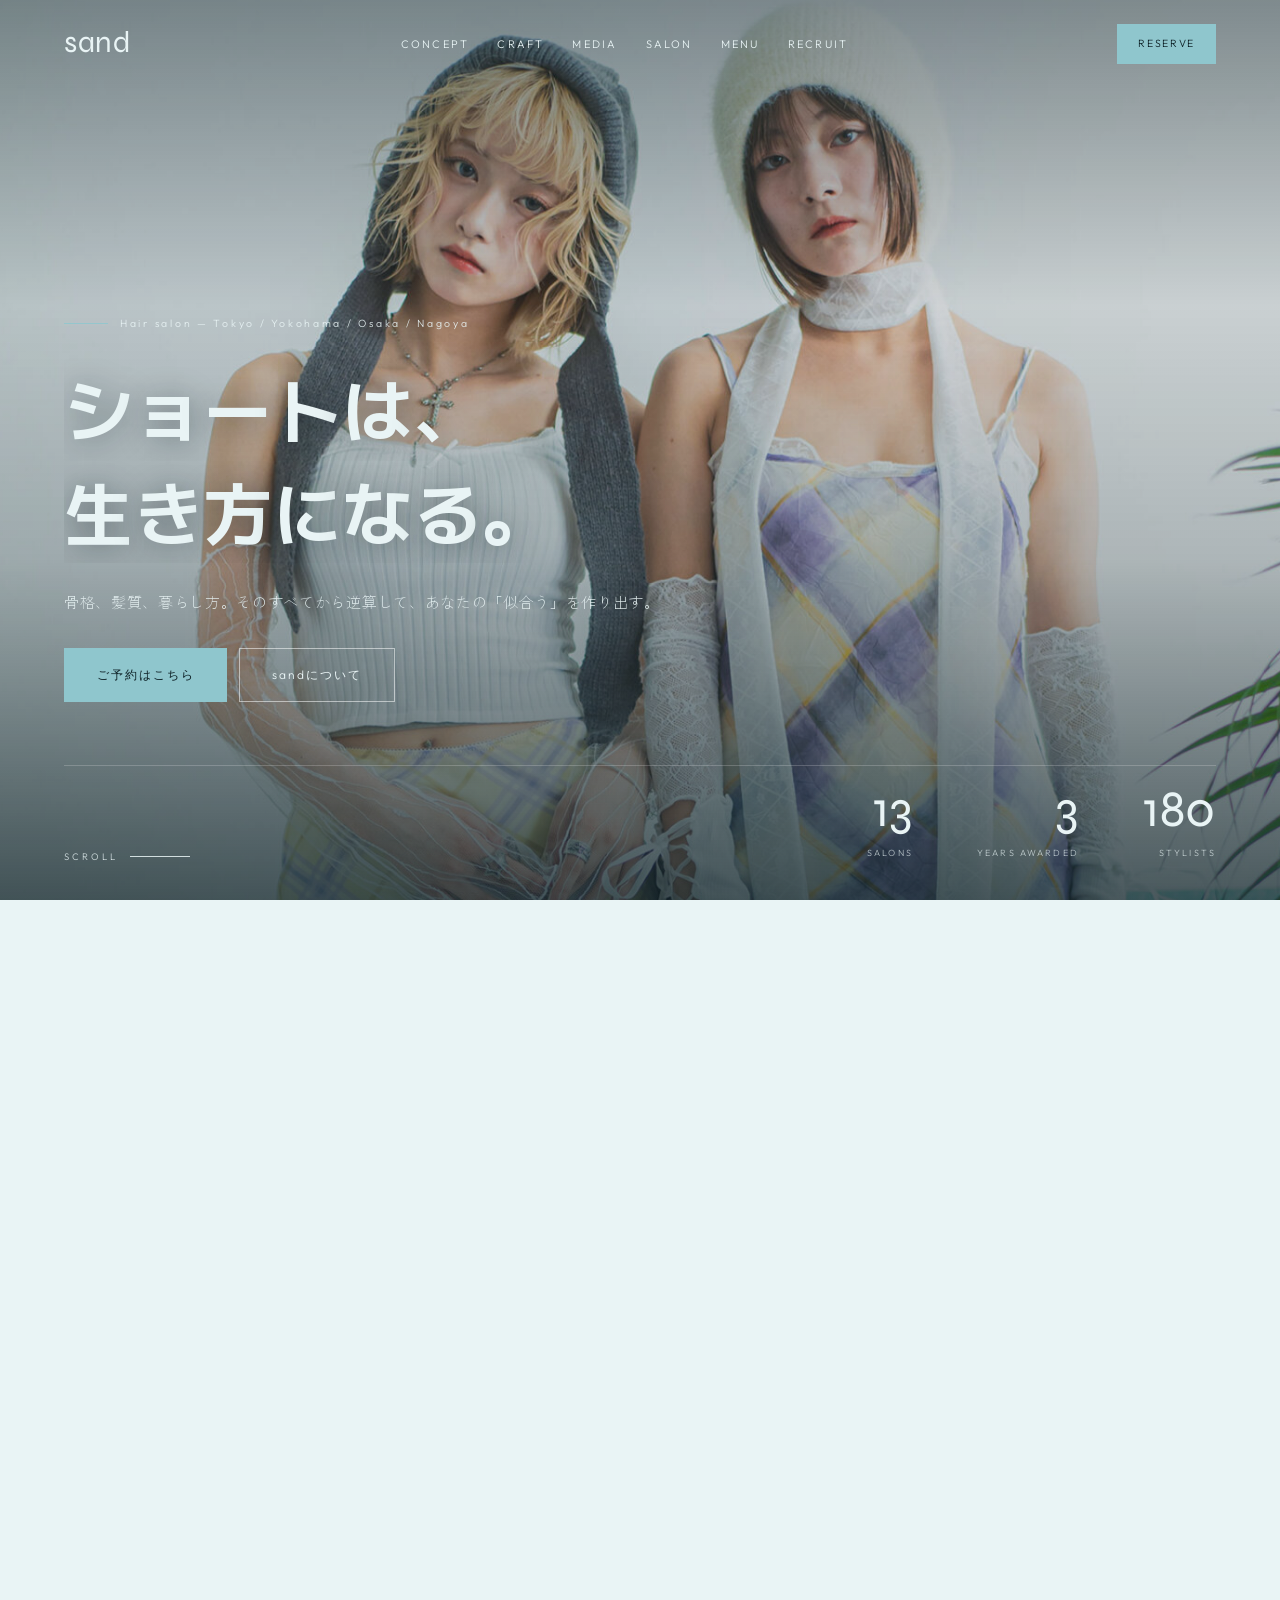
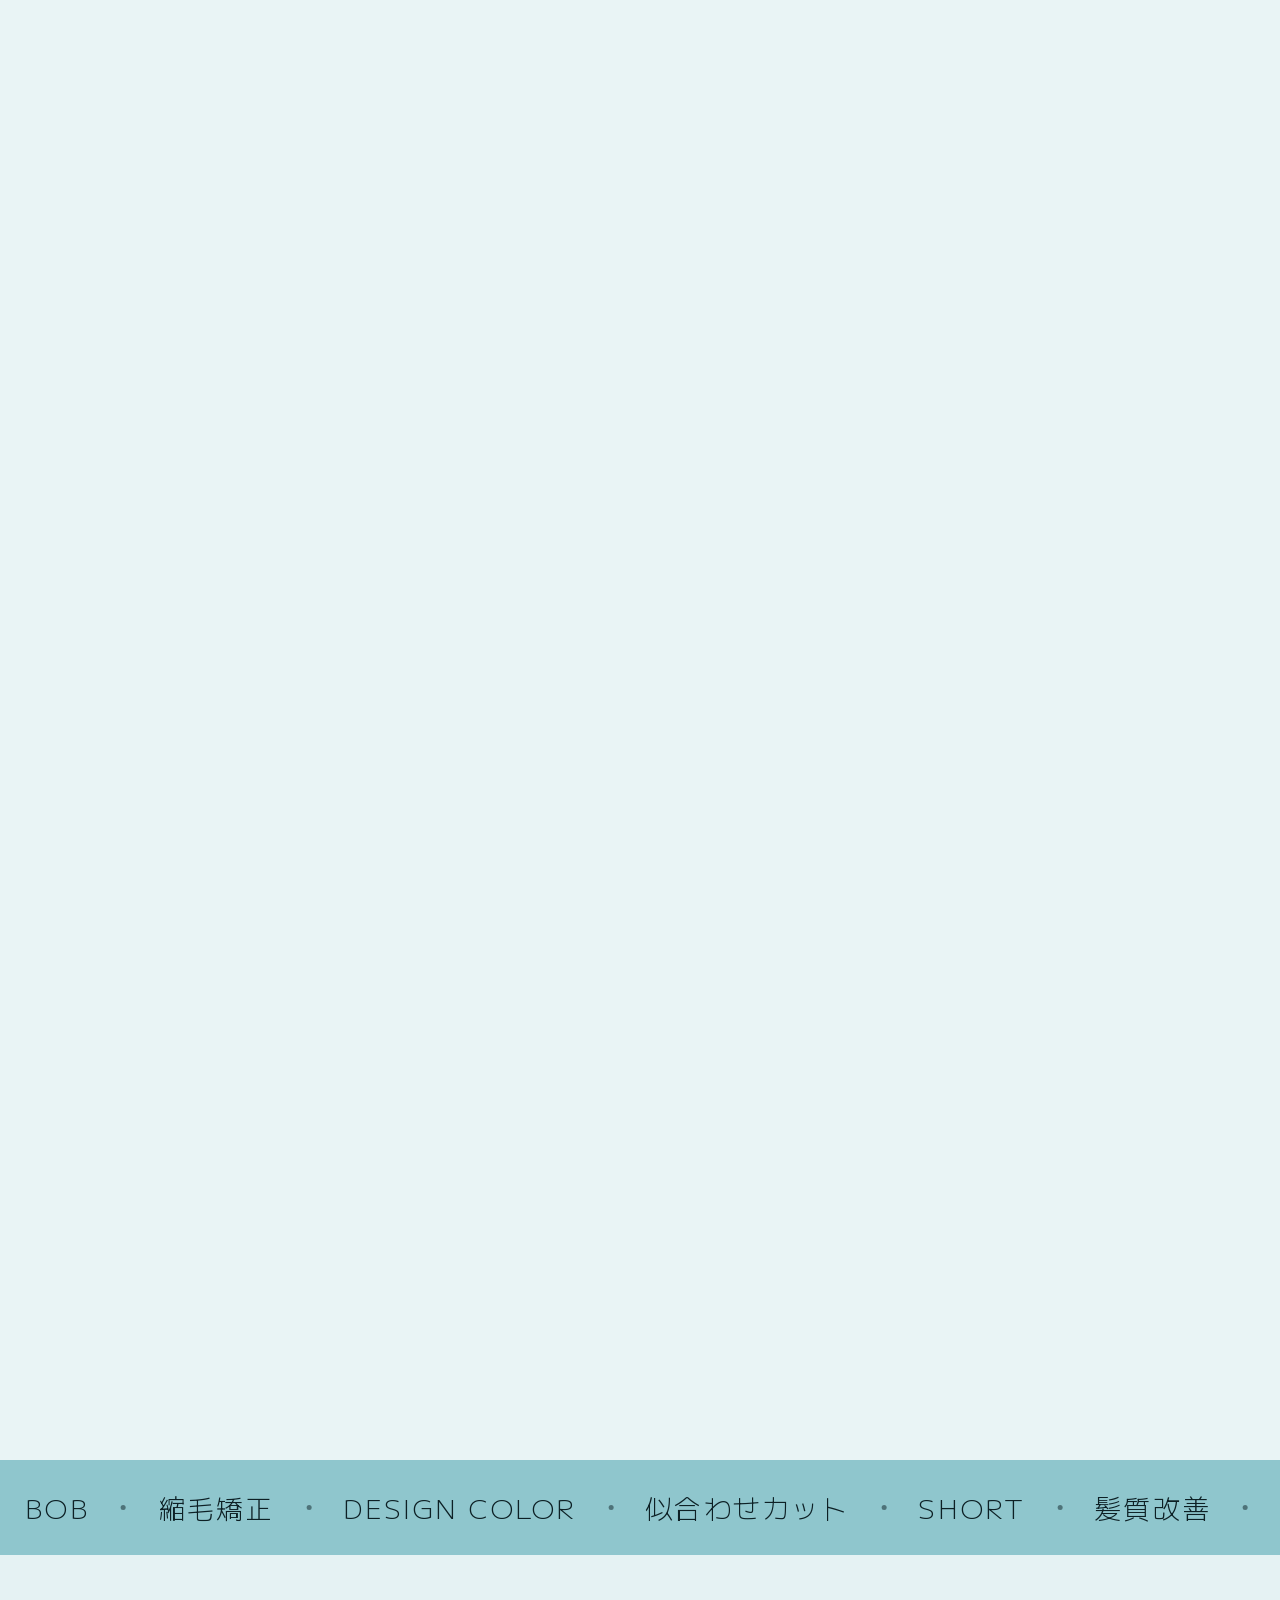
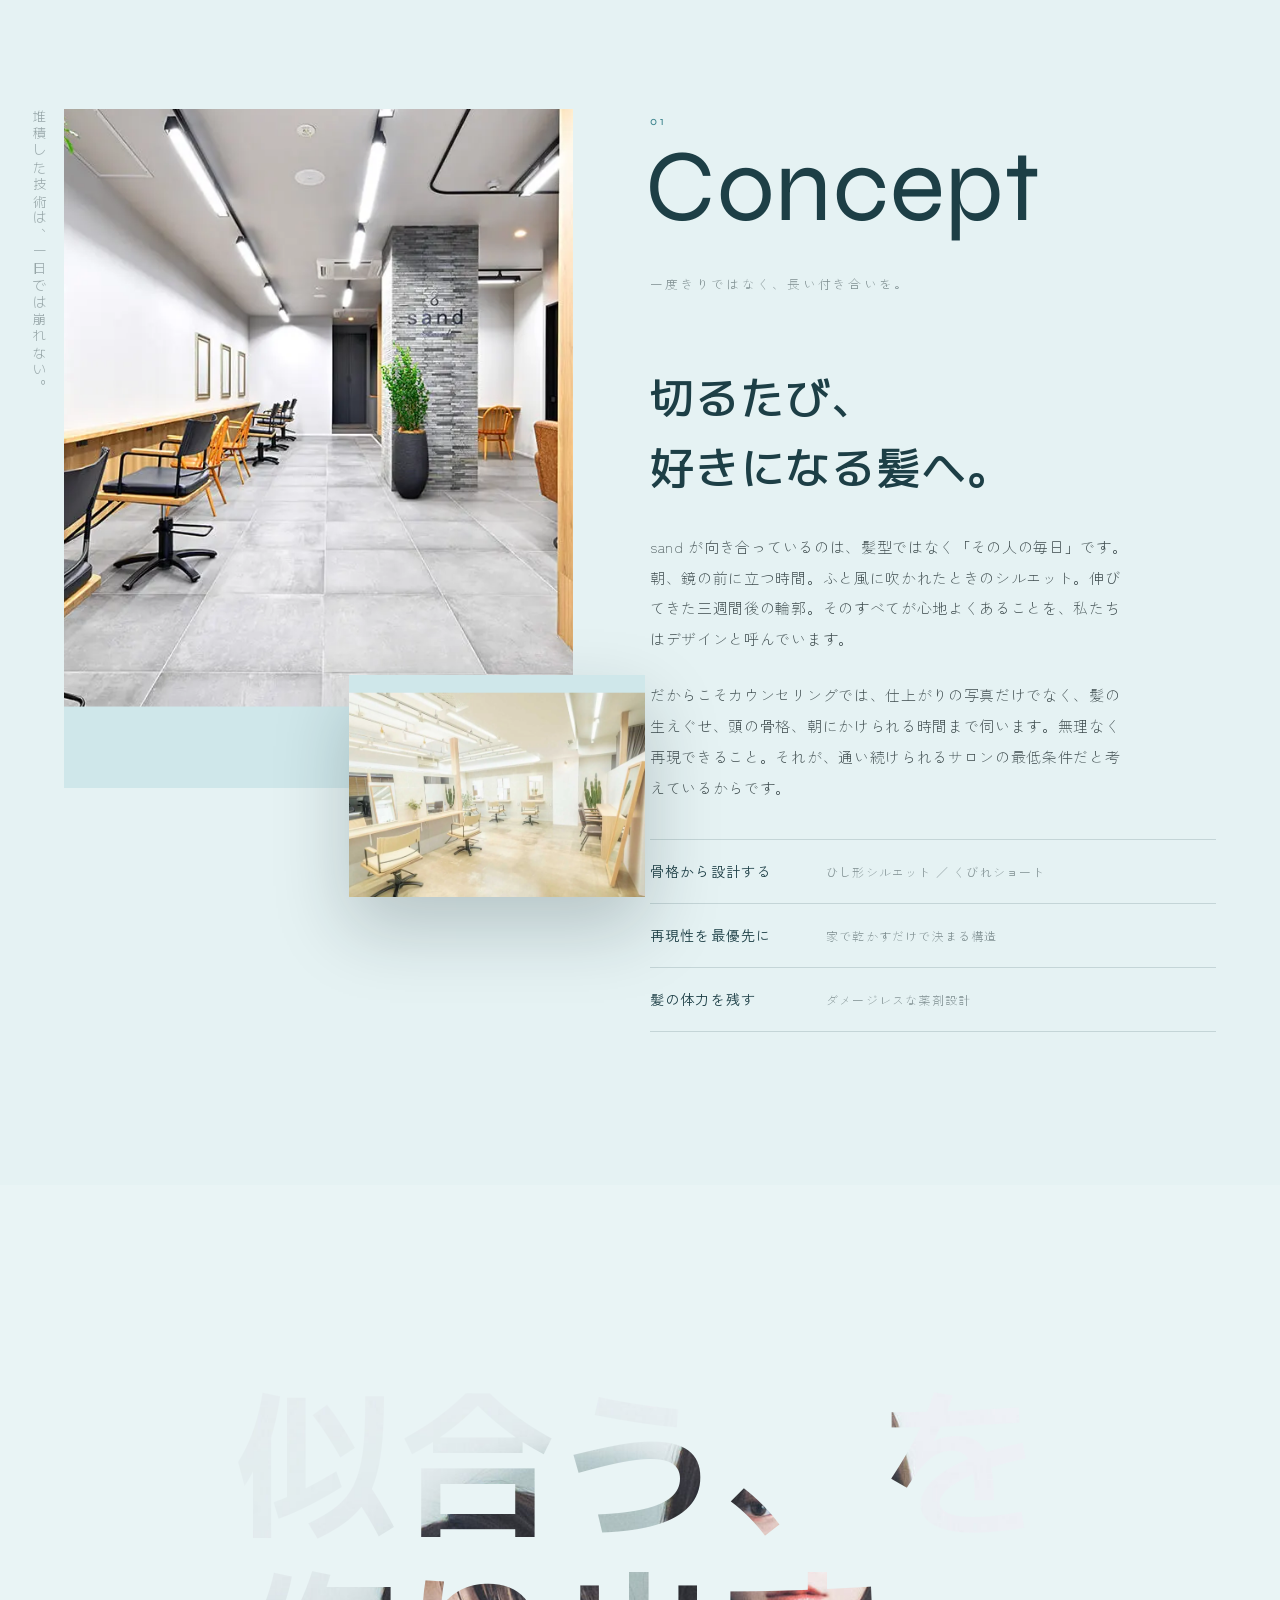
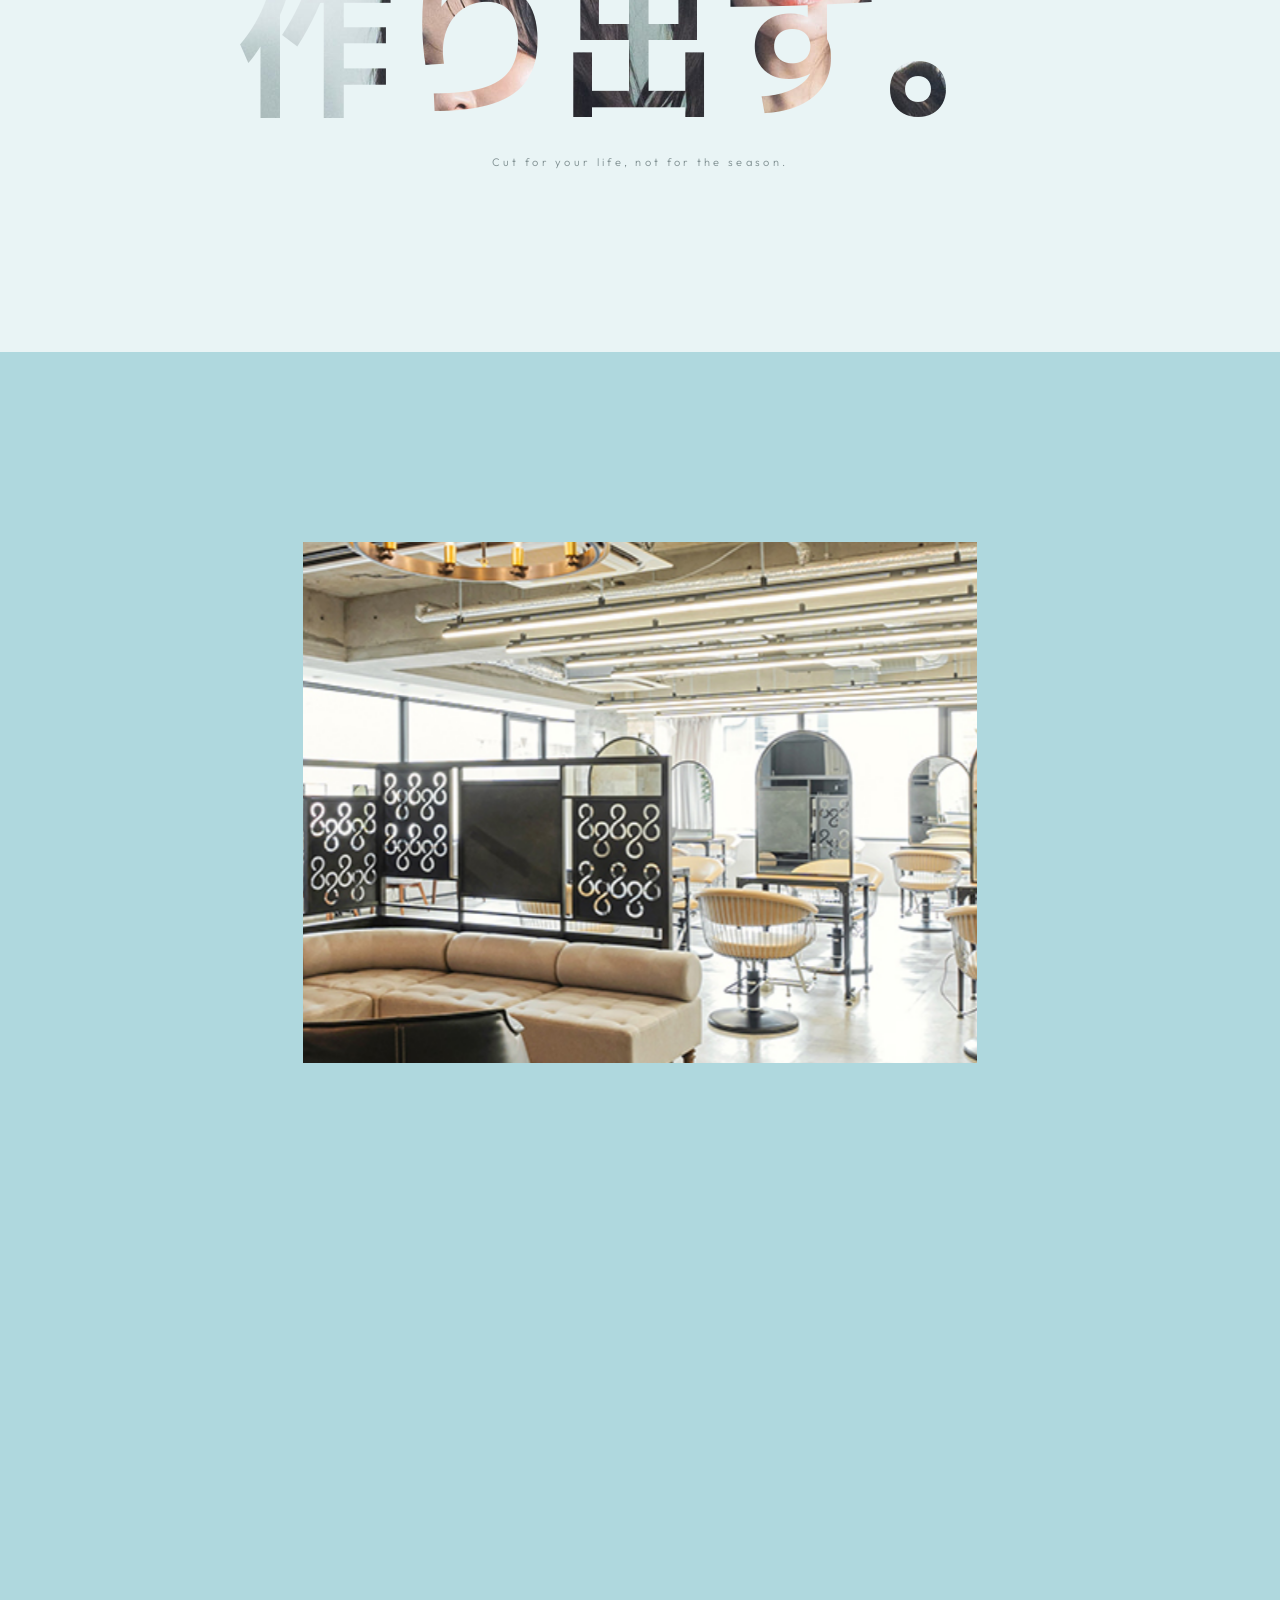
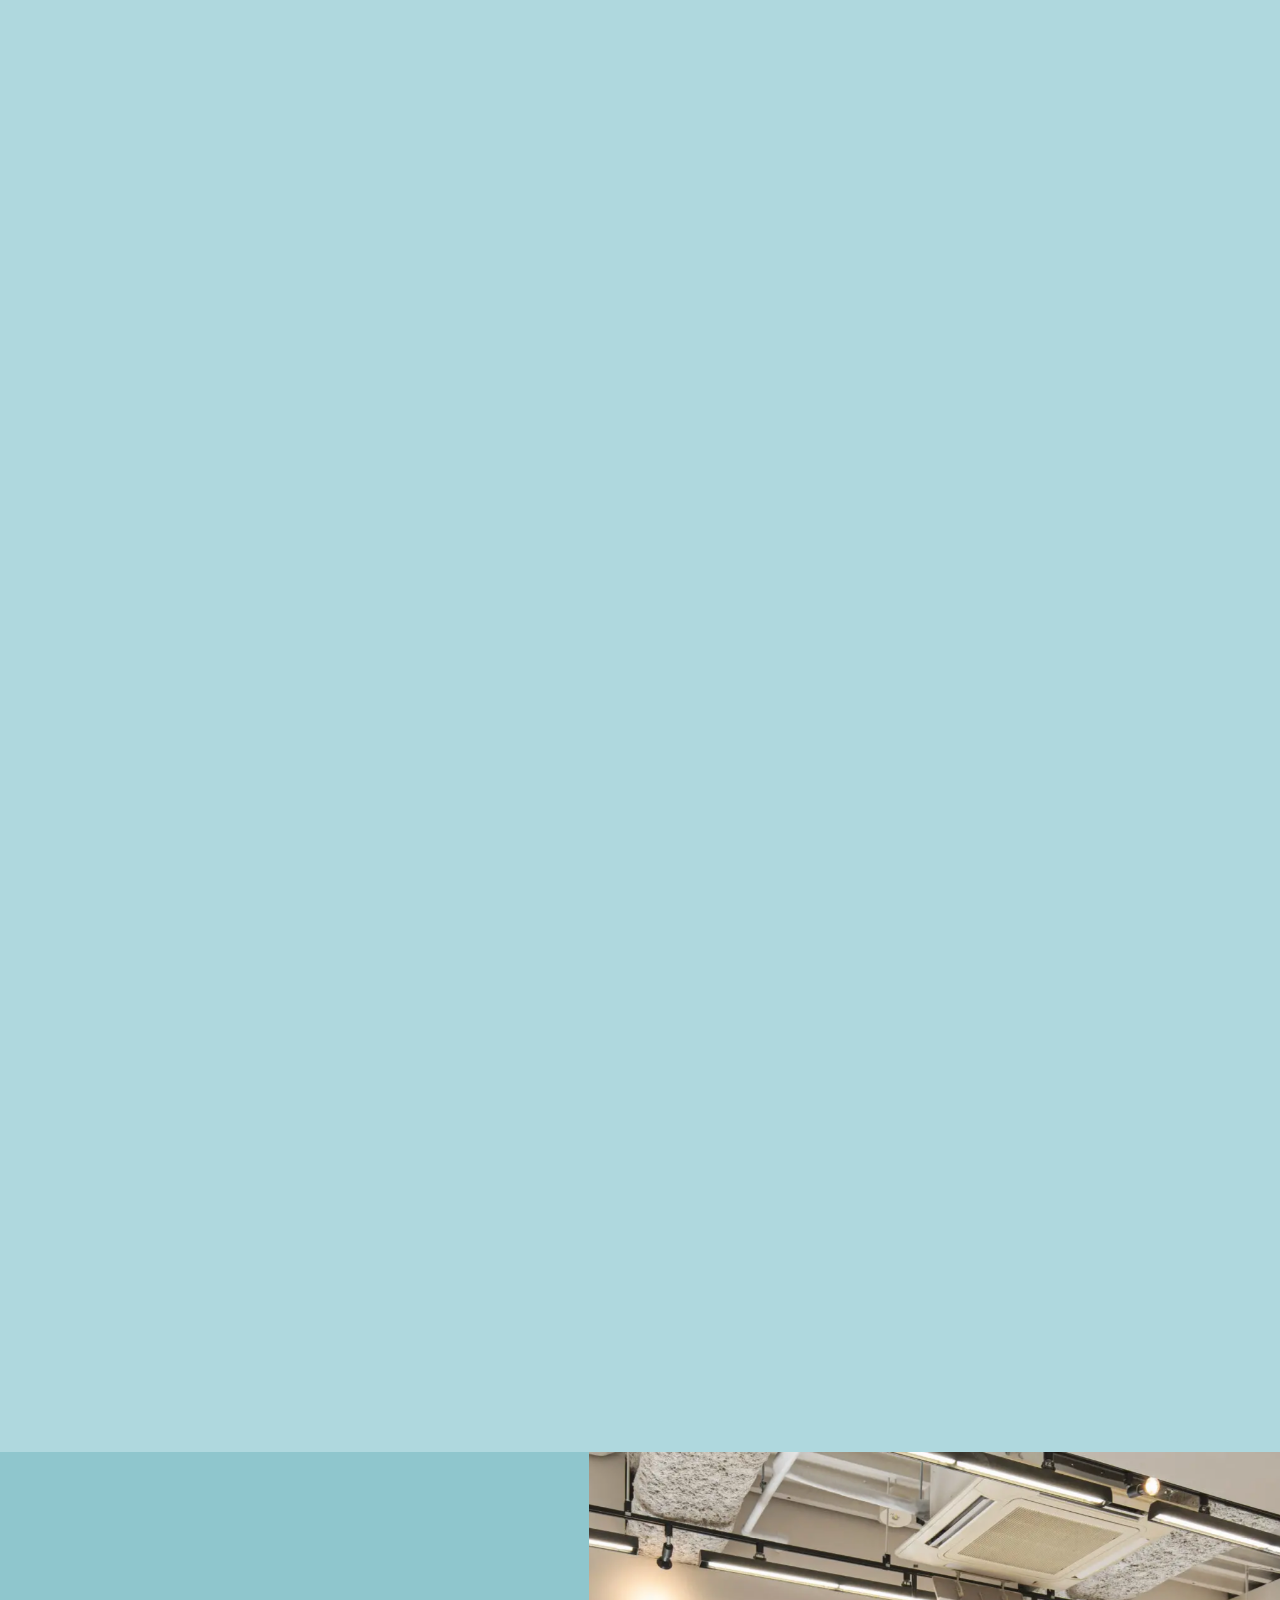
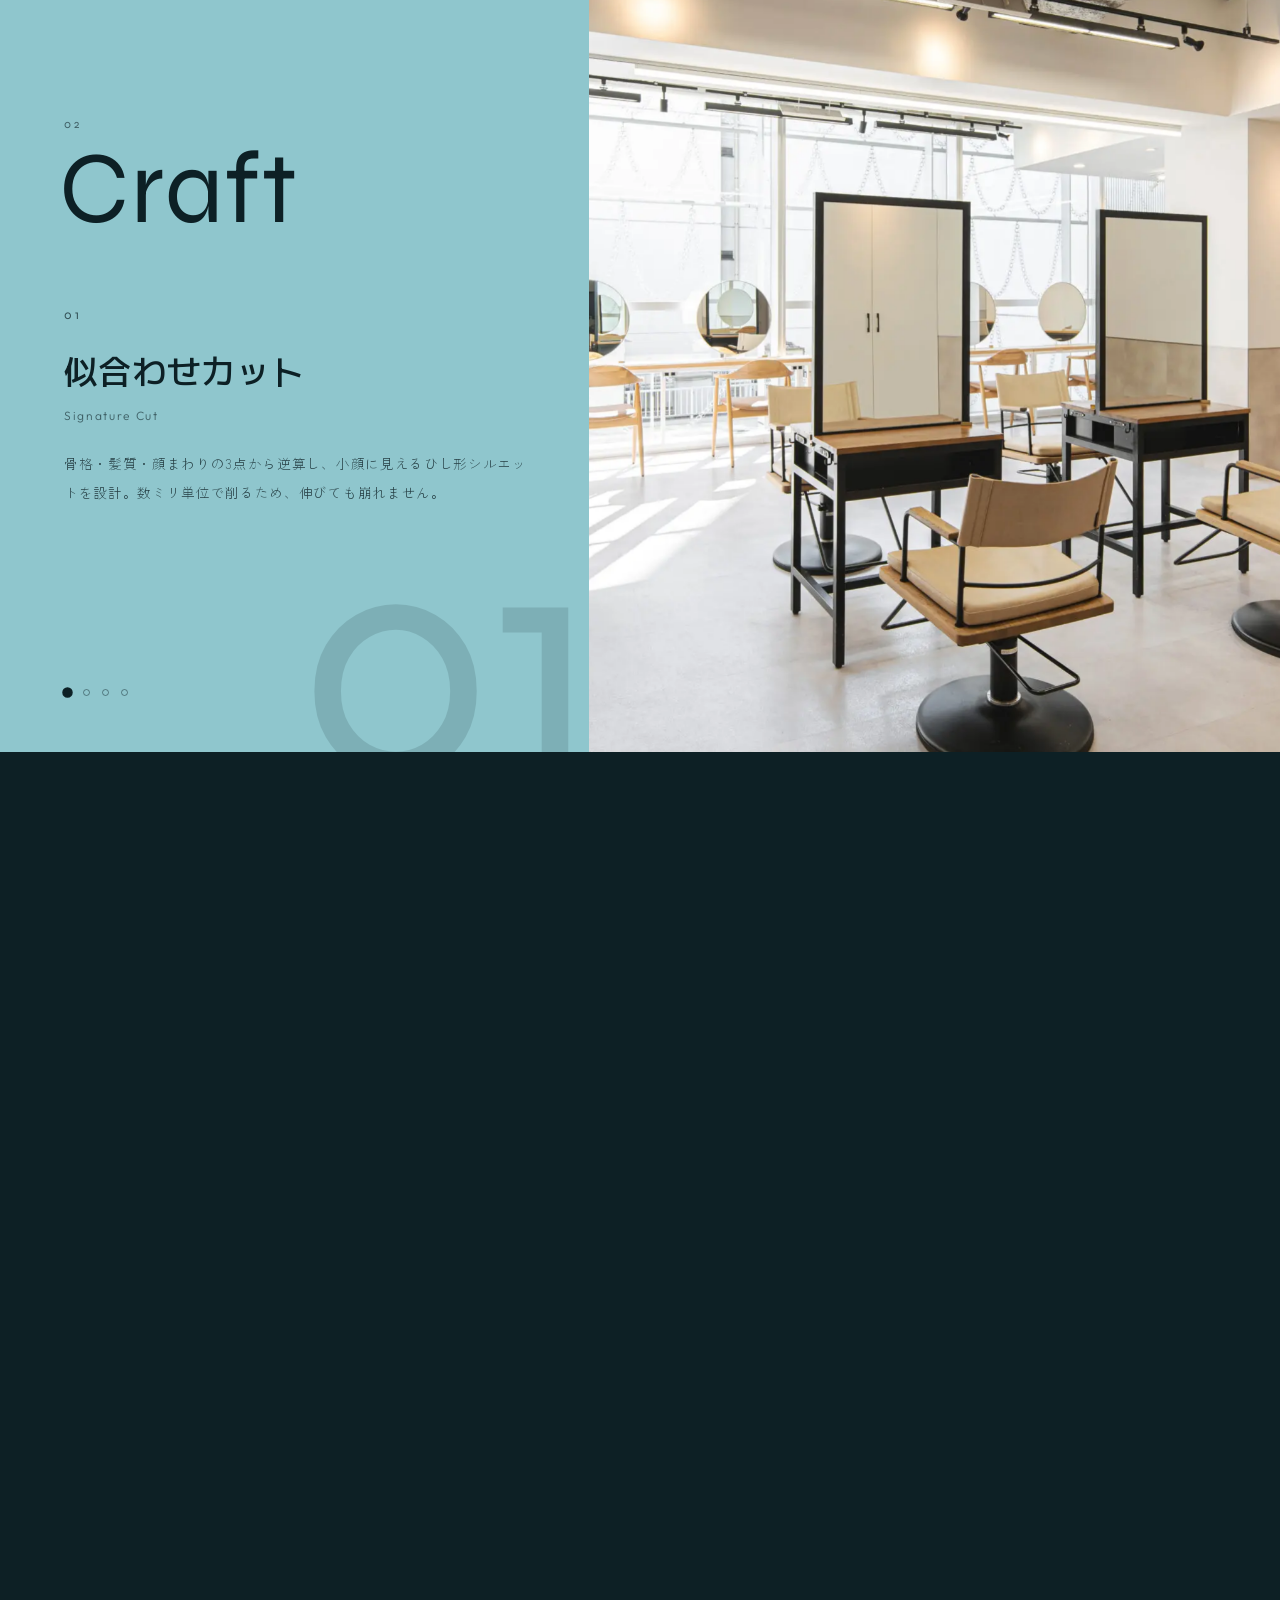
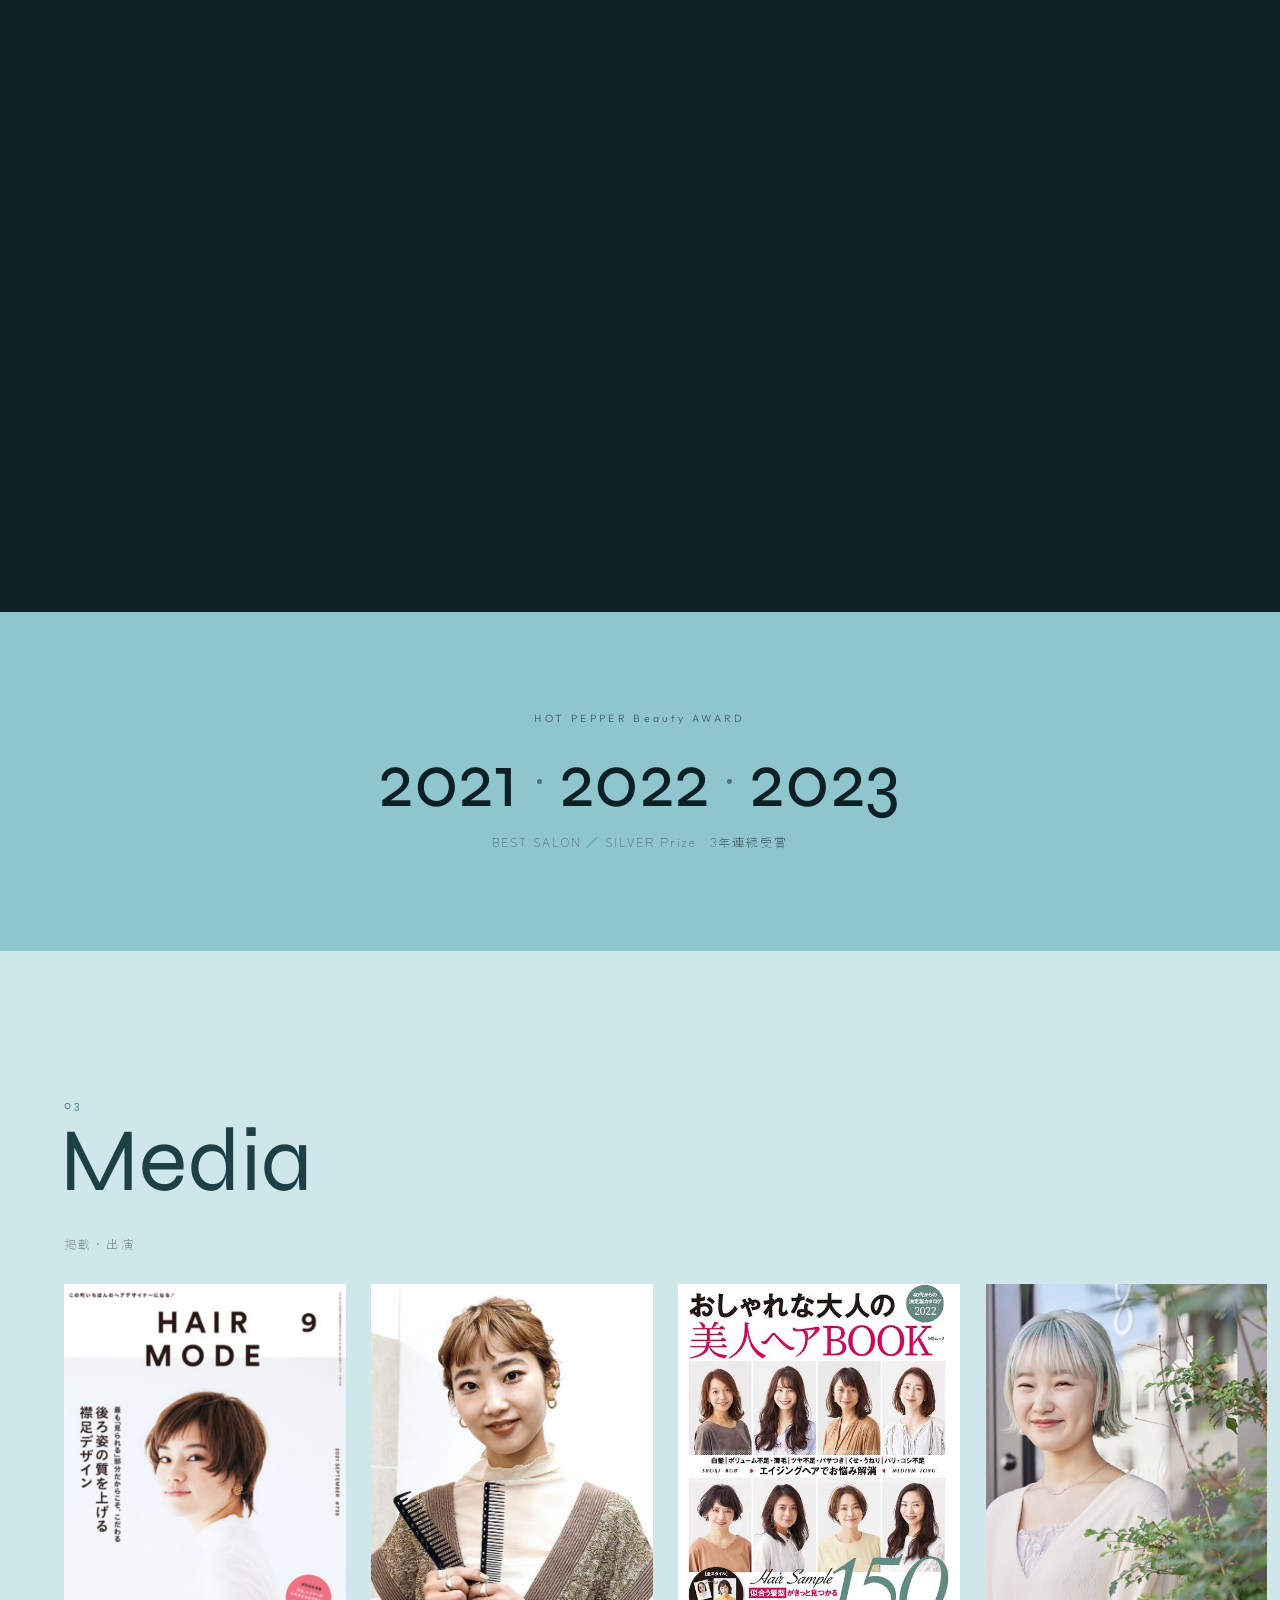
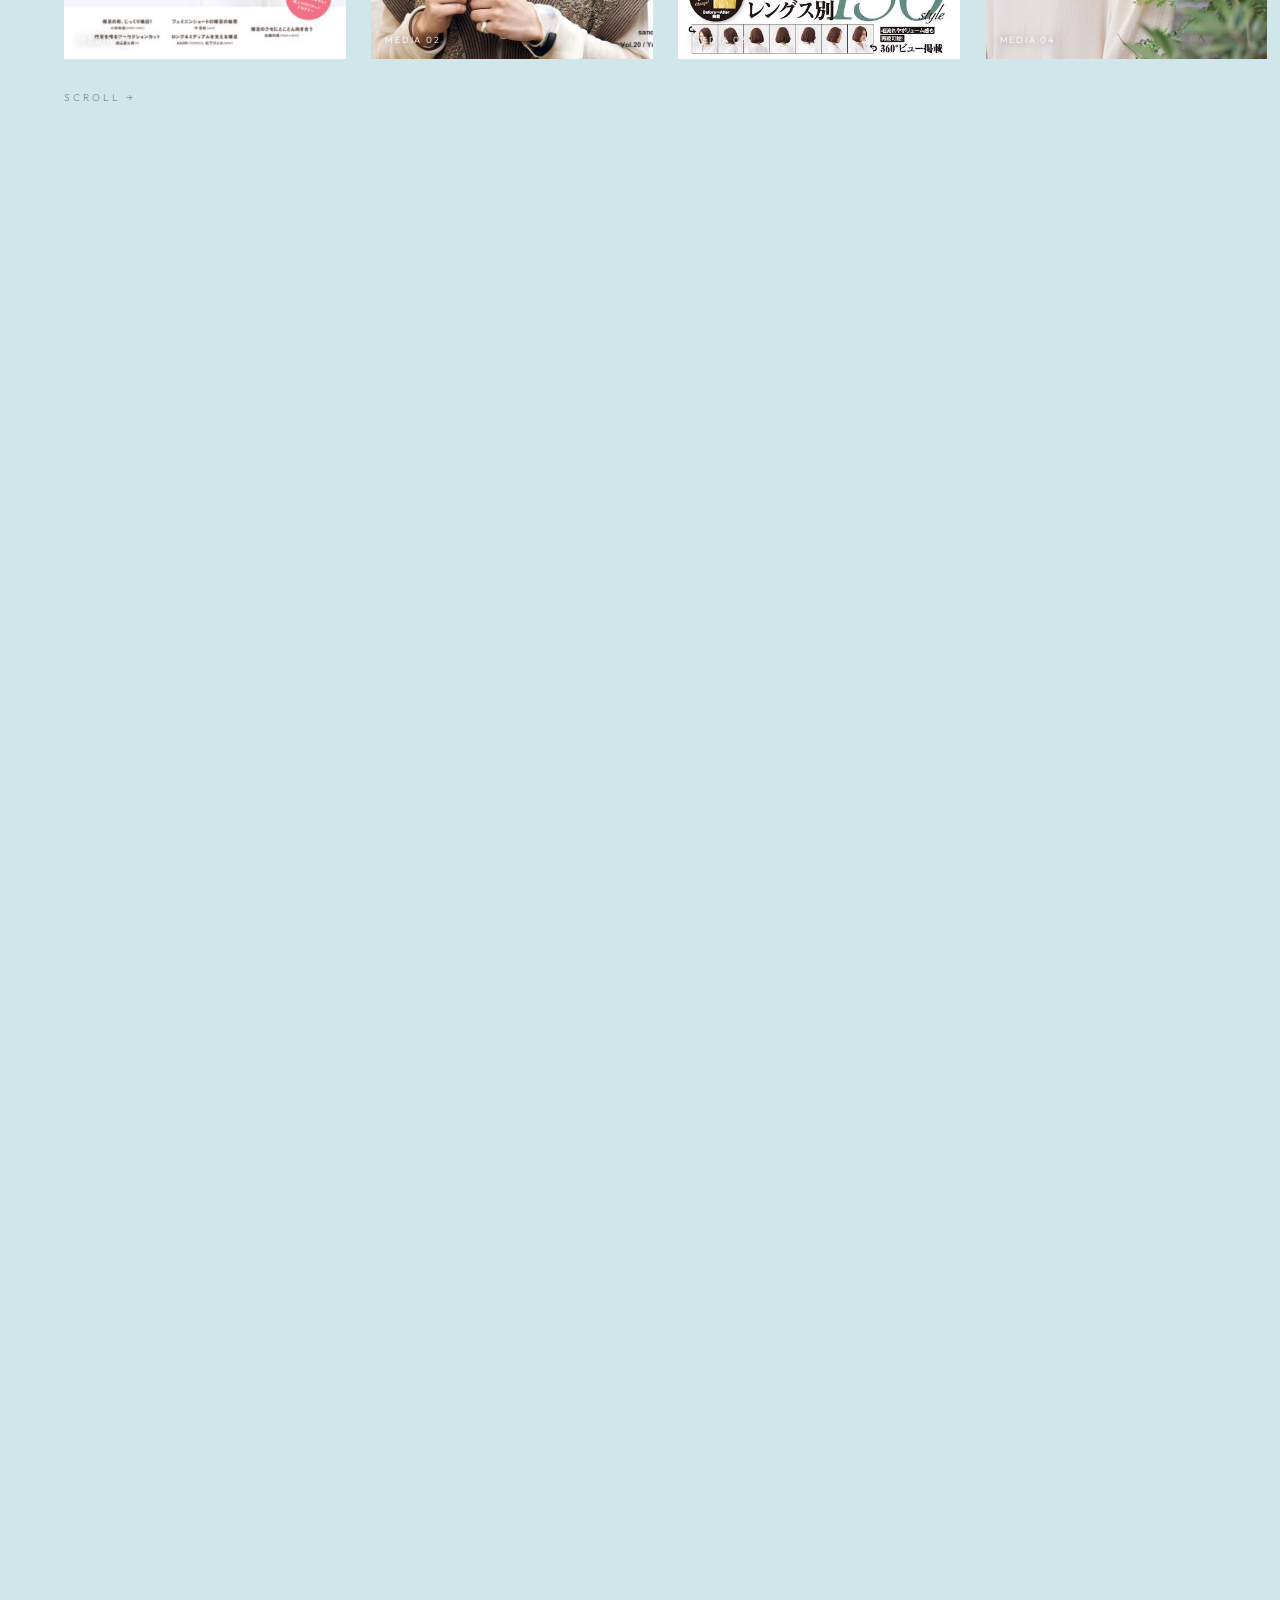
<file: index.html>
<!DOCTYPE html>
<html lang="ja">
<head>
<meta charset="UTF-8">
<meta name="viewport" content="width=device-width, initial-scale=1">
<title>sand ｜ 上質なショート・ボブの美容室</title>
<meta name="description" content="全国の美容師を指導するカット技術。ショート・ボブを軸に、骨格と髪質から「似合う」を作り出す美容室 sand。銀座・表参道・池袋・新宿・横浜・大阪・名古屋、全13サロン。">
<meta property="og:title" content="sand ｜ 上質なショート・ボブの美容室">
<meta property="og:description" content="骨格、髪質、暮らし方。そのすべてから逆算して、あなたの「似合う」を作り出す。">
<meta property="og:image" content="assets/img/hero/hero01.jpg">
<meta name="theme-color" content="#8FC6CD">
<link rel="preconnect" href="https://fonts.googleapis.com">
<link rel="preconnect" href="https://fonts.gstatic.com" crossorigin>
<link href="https://fonts.googleapis.com/css2?family=M+PLUS+2:wght@400..800&family=Outfit:wght@200..500&family=Syne:wght@400..800&family=Zen+Kaku+Gothic+New:wght@300;400;500&display=swap" rel="stylesheet">
<link rel="preload" as="image" href="assets/img/hero/hero01.jpg">
<link rel="stylesheet" href="assets/css/style.css">
</head>
<body class="no-js-mq">

<a class="skip" href="#main">本文へスキップ</a>

<div class="cur" id="cur" aria-hidden="true"><i class="cur__r"></i><i class="cur__d"></i></div>

<div class="load" id="load">
  <p class="load__mark"><span>s</span><span>a</span><span>n</span><span>d</span></p>
  <p class="load__sub">Short &amp; Bob specialist</p>
  <span class="load__bar"><i></i></span>
</div>

<!-- ===== Header ===== -->
<header class="hd" id="hd">
  <a class="hd__logo" href="#top"><span>sand</span></a>
  <nav class="hd__nav" aria-label="メインナビゲーション">
    <a href="#concept">CONCEPT</a><a href="#craft">CRAFT</a><a href="#media">MEDIA</a>
    <a href="#salon">SALON</a><a href="#menu">MENU</a><a href="#recruit">RECRUIT</a>
  </nav>
  <div class="hd__act">
    <a class="btn btn--sm" href="#salon"><span>RESERVE</span></a>
    <button class="burger" id="burger" aria-label="メニューを開く" aria-expanded="false" aria-controls="drawer"><i></i><i></i><i></i></button>
  </div>
</header>

<div class="drawer" id="drawer" aria-hidden="true">
  <div class="drawer__in">
    <nav class="drawer__nav">
      <a href="#concept"><i>01</i><b>Concept</b><em>コンセプト</em></a>
      <a href="#craft"><i>02</i><b>Craft</b><em>技術</em></a>
      <a href="#media"><i>03</i><b>Media</b><em>掲載・出演</em></a>
      <a href="#salon"><i>04</i><b>Salon</b><em>サロン</em></a>
      <a href="#menu"><i>05</i><b>Menu</b><em>メニュー</em></a>
      <a href="recruit.html"><i>06</i><b>Recruit</b><em>採用情報</em></a>
      <a href="#contact"><i>07</i><b>Contact</b><em>ご予約</em></a>
    </nav>
    <div class="drawer__ft">
      <p>13 salons ／ 銀座・表参道・池袋・新宿・横浜・大阪・名古屋</p>
      <div class="drawer__sns"><a href="contact.html#form">お問い合わせ</a><a href="recruit.html">採用情報</a></div>
    </div>
  </div>
</div>

<main id="main">

<!-- ============================================================
     BEAT 1 : HOOK — 3枚の写真をスクロールでクロスフェード
     ============================================================ -->
<section class="hero" id="top">
  <div class="hero__stage">
    <div class="hero__shots" aria-hidden="true">
      <figure class="shot is-on"><img src="assets/img/hero/hero01.jpg" alt="" fetchpriority="high"></figure>
      <figure class="shot"><img src="assets/img/hero/hero02.jpg" alt="" loading="lazy"></figure>
      <figure class="shot"><img src="assets/img/hero/hero03.jpg" alt="" loading="lazy"></figure>
    </div>
    <div class="hero__veil" aria-hidden="true"></div>

    <div class="hero__body">
      <p class="hero__kick"><i></i>Hair salon — Tokyo / Yokohama / Osaka / Nagoya</p>
      <h1 class="hero__ttl" aria-label="ショートは、生き方になる。">
        <span class="ln"><span data-split>ショートは、</span></span>
        <span class="ln"><span data-split>生き方になる。</span></span>
      </h1>
      <p class="hero__lead">骨格、髪質、暮らし方。そのすべてから逆算して、あなたの「似合う」を作り出す。</p>
      <div class="hero__cta">
        <a class="btn btn--solid" href="#salon"><span>ご予約はこちら</span></a>
        <a class="btn btn--gh" href="#concept"><span>sandについて</span></a>
      </div>
    </div>

    <div class="hero__foot">
      <div class="hero__scroll"><span>SCROLL</span><i></i></div>
      <div class="hero__num">
        <div><b data-count="13">0</b><em>SALONS</em></div>
        <div><b data-count="3">0</b><em>YEARS AWARDED</em></div>
        <div><b data-count="180">0</b><em>STYLISTS</em></div>
      </div>
    </div>
  </div>
</section>

<div class="mq" aria-hidden="true">
  <div class="mq__t">
    <span>似合わせカット</span><i></i><span>SHORT</span><i></i><span>髪質改善</span><i></i><span>BOB</span><i></i><span>縮毛矯正</span><i></i><span>DESIGN COLOR</span><i></i>
    <span>似合わせカット</span><i></i><span>SHORT</span><i></i><span>髪質改善</span><i></i><span>BOB</span><i></i><span>縮毛矯正</span><i></i><span>DESIGN COLOR</span><i></i>
  </div>
</div>

<!-- ============================================================
     BEAT 2 : CONTEXT — 文章はスクロール、写真は視差でゆっくり
     ============================================================ -->
<section class="sec cpt" id="concept">
  <div class="wrap cpt__grid">
    <div class="cpt__vis">
      <figure class="fr fr--a"><img src="assets/img/salon/omotesando.webp" alt="sand omotesando の店内" loading="lazy" data-plx="0.12"></figure>
      <figure class="fr fr--b"><img src="assets/img/salon/scene.webp" alt="sand Scene の店内" loading="lazy" data-plx="-0.08"></figure>
      <p class="cpt__vcap" aria-hidden="true">堆積した技術は、一日では崩れない。</p>
    </div>
    <div class="cpt__txt">
      <header class="hdr">
        <span class="hdr__no">01</span>
        <h2 class="hdr__en">Concept</h2>
        <p class="hdr__ja">一度きりではなく、長い付き合いを。</p>
      </header>
      <p class="cpt__q rise">切るたび、<br>好きになる髪へ。</p>
      <div class="cpt__p rise" style="--d:.1s">
        <p>sand が向き合っているのは、髪型ではなく「その人の毎日」です。朝、鏡の前に立つ時間。ふと風に吹かれたときのシルエット。伸びてきた三週間後の輪郭。そのすべてが心地よくあることを、私たちはデザインと呼んでいます。</p>
        <p>だからこそカウンセリングでは、仕上がりの写真だけでなく、髪の生えぐせ、頭の骨格、朝にかけられる時間まで伺います。無理なく再現できること。それが、通い続けられるサロンの最低条件だと考えているからです。</p>
      </div>
      <ul class="cpt__pts rise" style="--d:.2s">
        <li><b>骨格から設計する</b><span>ひし形シルエット ／ くびれショート</span></li>
        <li><b>再現性を最優先に</b><span>家で乾かすだけで決まる構造</span></li>
        <li><b>髪の体力を残す</b><span>ダメージレスな薬剤設計</span></li>
      </ul>
    </div>
  </div>
</section>

<!-- ============================================================
     文字の中で写真が動く（背景クリップ）
     ============================================================ -->
<section class="msk">
  <div class="msk__stack">
    <h2 class="msk__t msk__t--1">似合う、を<br>作り出す。</h2>
    <p class="msk__t msk__t--2" aria-hidden="true">似合う、を<br>作り出す。</p>
    <p class="msk__t msk__t--3" aria-hidden="true">似合う、を<br>作り出す。</p>
  </div>
  <p class="msk__s">Cut for your life, not for the season.</p>
</section>

<!-- ============================================================
     APPLE 式リビール — 小窓から全画面へ、スクロールで開いていく
     ============================================================ -->
<section class="rvl" aria-label="sandの空間">
  <div class="rvl__stage">
    <figure class="rvl__ph"><img src="assets/img/salon/clear.jpg" alt="sand clear 横浜本店の店内"></figure>
    <div class="rvl__veil" aria-hidden="true"></div>
    <div class="rvl__cap">
      <p class="rvl__t">その日から、<br>ずっと似合う。</p>
      <p class="rvl__s">sand clear 横浜本店</p>
    </div>
  </div>
</section>

<!-- ============================================================
     BEAT 3 : JOURNEY — 画面を固定し、写真と文章を差し替える
     ============================================================ -->
<section class="pin" id="craft" aria-label="sandの技術">
  <div class="pin__stage">
    <!-- 左は無地。写真の上に文字を置かないので必ず読める -->
    <div class="pin__left">
      <span class="pin__ghost" aria-hidden="true">01</span>
      <header class="pin__hd">
        <span class="hdr__no">02</span>
        <h2 class="hdr__en">Craft</h2>
      </header>

      <div class="pin__chapters">
        <article class="chap is-on"><span class="chap__n">01</span><h3>似合わせカット</h3><em>Signature Cut</em>
          <p>骨格・髪質・顔まわりの3点から逆算し、小顔に見えるひし形シルエットを設計。数ミリ単位で削るため、伸びても崩れません。</p></article>
        <article class="chap"><span class="chap__n">02</span><h3>髪質改善／縮毛矯正</h3><em>Straight</em>
          <p>「まっすぐ」ではなく「地毛のように柔らかい」を目指す薬剤設計。うねりだけを解き、動きと束感は残します。</p></article>
        <article class="chap"><span class="chap__n">03</span><h3>デザインカラー</h3><em>Color</em>
          <p>パーソナルカラー診断をベースに、肌のトーンまで引き上げる配合。ブリーチ毛でも手触りを損なわない処方を選択します。</p></article>
        <article class="chap"><span class="chap__n">04</span><h3>教育とチーム</h3><em>Education</em>
          <p>全国のサロンへ技術指導を行うトップスタイリストが在籍。誰が担当しても同じ基準に届くよう、社内で技術を標準化しています。</p></article>
      </div>

      <ol class="pin__dots" aria-hidden="true"><li class="is-on"></li><li></li><li></li><li></li></ol>
    </div>

    <!-- 右は写真だけ。章が変わるたび下から拭き上がって差し替わる -->
    <div class="pin__right" aria-hidden="true">
      <figure class="pshot"><img src="assets/img/salon/ginza.webp" alt="" loading="lazy"></figure>
      <figure class="pshot"><img src="assets/img/salon/clear.jpg" alt="" loading="lazy"></figure>
      <figure class="pshot"><img src="assets/img/salon/hearts.jpg" alt="" loading="lazy"></figure>
      <figure class="pshot"><img src="assets/img/salon/nagoya.jpg" alt="" loading="lazy"></figure>
    </div>
  </div>
</section>

<!-- 受賞 -->
<section class="awd">
  <div class="wrap">
    <p class="awd__l rise">HOT PEPPER Beauty AWARD</p>
    <p class="awd__y rise" style="--d:.08s"><b>2021</b><i></i><b>2022</b><i></i><b>2023</b></p>
    <p class="awd__s rise" style="--d:.16s">BEST SALON ／ SILVER Prize　3年連続受賞</p>
  </div>
</section>

<!-- ============================================================
     BEAT 4 : CLIMAX — 横スクロールのMEDIA、そして13サロン
     ============================================================ -->
<section class="hz" id="media" aria-label="メディア掲載・出演">
  <div class="hz__stage">
    <header class="hz__hd">
      <span class="hdr__no">03</span>
      <h2 class="hdr__en">Media</h2>
      <p class="hdr__ja">掲載・出演</p>
    </header>
    <div class="hz__track" id="hzTrack"></div>
    <p class="hz__hint" aria-hidden="true">SCROLL →</p>
  </div>
</section>

<section class="sec sln" id="salon">
  <div class="wrap">
    <header class="hdr hdr--c rise">
      <span class="hdr__no">04</span>
      <h2 class="hdr__en">Salon</h2>
      <p class="hdr__ja">全国13サロン</p>
    </header>
    <div class="flt rise" role="tablist" aria-label="エリアで絞り込み">
      <button class="flt__b is-on" data-area="all" role="tab" aria-selected="true">ALL<i>13</i></button>
      <button class="flt__b" data-area="ginza" role="tab" aria-selected="false">銀座<i>3</i></button>
      <button class="flt__b" data-area="omotesando" role="tab" aria-selected="false">表参道<i>2</i></button>
      <button class="flt__b" data-area="ikebukuro" role="tab" aria-selected="false">池袋<i>2</i></button>
      <button class="flt__b" data-area="shinjuku" role="tab" aria-selected="false">新宿<i>1</i></button>
      <button class="flt__b" data-area="yokohama" role="tab" aria-selected="false">横浜<i>3</i></button>
      <button class="flt__b" data-area="osaka" role="tab" aria-selected="false">大阪<i>1</i></button>
      <button class="flt__b" data-area="nagoya" role="tab" aria-selected="false">名古屋<i>1</i></button>
    </div>
    <div class="sln__grid" id="salons"></div>
  </div>
</section>

<!-- Menu -->
<section class="sec mn" id="menu">
  <div class="mn__bg" aria-hidden="true"><img src="assets/img/misc/menu_bg.jpg" alt="" loading="lazy" data-plx="0.1"></div>
  <div class="wrap">
    <header class="hdr hdr--c hdr--lt rise">
      <span class="hdr__no">05</span>
      <h2 class="hdr__en">Menu</h2>
      <p class="hdr__ja">メニュー・料金</p>
    </header>
    <div class="mn__grid">
      <section class="mn__g rise"><h3 class="mn__t"><i>Cut</i><span>カット</span></h3><ul>
        <li><span>カット（シャンプー・ブロー込）</span><b>¥7,000〜</b></li>
        <li><span>学生カット</span><b>¥5,980〜</b></li>
        <li><span>前髪カット</span><b>¥1,500</b></li></ul></section>
      <section class="mn__g rise" style="--d:.06s"><h3 class="mn__t"><i>Color</i><span>カラー</span></h3><ul>
        <li><span>カラー</span><b>¥7,500〜</b></li>
        <li><span>デザインカラー／ブリーチ</span><b>¥13,000〜</b></li>
        <li><span>カット＋カラー</span><b>¥14,300〜</b></li></ul></section>
      <section class="mn__g rise" style="--d:.12s"><h3 class="mn__t"><i>Straight</i><span>縮毛矯正・パーマ</span></h3><ul>
        <li><span>縮毛矯正</span><b>¥10,000〜32,000</b></li>
        <li><span>カット＋縮毛矯正</span><b>¥28,050〜</b></li>
        <li><span>パーマ</span><b>¥7,500〜</b></li></ul></section>
      <section class="mn__g rise" style="--d:.18s"><h3 class="mn__t"><i>Care</i><span>トリートメント・スパ</span></h3><ul>
        <li><span>トリートメント</span><b>¥3,500〜18,000</b></li>
        <li><span>ヘッドスパ</span><b>¥1,500〜4,000</b></li>
        <li><span>カット＋トリートメント</span><b>¥9,900〜14,850</b></li></ul></section>
    </div>
    <p class="mn__note rise">※価格は税抜表示です。店舗・スタイリストの指名により料金が異なる場合がございます。<br>※髪の長さ・状態により追加料金をいただく場合がございます。詳細は各サロンへお問い合わせください。</p>
  </div>
</section>

<!-- ============================================================
     BEAT 5 : RESOLUTION
     ============================================================ -->
<section class="rec" id="recruit">
  <div class="rec__bg" aria-hidden="true"><img src="assets/img/misc/recruit_bg.jpg" alt="" loading="lazy" data-plx="0.16"></div>
  <div class="wrap rec__in">
    <span class="hdr__no rise">06</span>
    <h2 class="rec__en rise" style="--d:.06s"><span class="rec__mask">Recruit</span></h2>
    <p class="rec__cp rise" style="--d:.12s">「sandに入社してよかった」と、<br>思い続けられる美容室でありたい。</p>
    <p class="rec__tx rise" style="--d:.18s">技術を教わる場所ではなく、技術を伸ばし続ける場所へ。スタイリストデビューまでの道筋も、その先のキャリアも、一緒に設計します。まずは気軽に、サロン見学から。</p>
    <div class="rec__cta rise" style="--d:.24s">
      <a class="btn btn--sand" href="recruit.html"><span>採用情報を見る</span></a>
      <a class="btn btn--gh" href="contact.html#form"><span>サロン見学を申し込む</span></a>
    </div>
  </div>
</section>

<section class="sec cnt" id="contact">
  <div class="wrap">
    <header class="hdr hdr--c rise">
      <span class="hdr__no">07</span>
      <h2 class="hdr__en">Contact</h2>
      <p class="hdr__ja">ご予約・お問い合わせ</p>
    </header>
    <div class="cnt__grid">
      <div class="cnt__c rise"><h3>ご予約</h3>
        <p>WEB予約は24時間受付。ご希望のサロンを選んでお進みください。当日のご予約はお電話が確実です。</p>
        <a class="btn btn--solid" href="#salon"><span>サロンを選んで予約</span></a>
        <a class="btn" href="contact.html#form"><span>フォームで相談する</span></a></div>
      <div class="cnt__c rise" style="--d:.08s"><h3>お問い合わせ</h3>
        <p>取材・撮影・商品に関するご相談、企業の方からのお問い合わせはこちらから承ります。</p>
        <a class="btn" href="contact.html#form"><span>お問い合わせフォーム</span></a>
        <a class="btn" href="contact.html#form"><span>企業・関係者の方はこちら</span></a></div>
      <div class="cnt__c rise" style="--d:.16s"><h3>Follow</h3>
        <p>スタイル写真やスタッフの日常は、各SNSで発信しています。</p>
        <ul class="sns">
          <li class="wip"><span>Instagram</span><em>準備中</em></li>
          <li class="wip"><span>YouTube</span><em>準備中</em></li>
          <li class="wip"><span>TikTok</span><em>準備中</em></li>
          <li class="wip"><span>LINE</span><em>準備中</em></li>
        </ul></div>
    </div>
  </div>
</section>

</main>

<footer class="ft">
  <div class="wrap ft__in">
    <div>
      <p class="ft__logo">sand</p>
      <p class="ft__tag">Short &amp; Bob specialist<br>銀座 / 表参道 / 池袋 / 新宿 / 横浜 / 大阪 / 名古屋</p>
    </div>
    <nav class="ft__nav" aria-label="フッターナビゲーション">
      <a href="#concept">CONCEPT</a><a href="#craft">CRAFT</a>
      <a href="#media">MEDIA</a><a href="#salon">SALON</a>
      <a href="#menu">MENU</a><a href="recruit.html">RECRUIT</a>
      <a href="contact.html">CONTACT</a>
    </nav>
  </div>
  <p class="ft__cr">© <span id="yr"></span> sand All rights reserved.</p>
</footer>

<a class="fab" href="#salon"><span>RESERVE</span></a>
<span class="prog" aria-hidden="true"><i id="prog"></i></span>

<script src="assets/js/vendor/gsap.min.js"></script>
<script src="assets/js/vendor/ScrollTrigger.min.js"></script>
<script src="assets/js/salons.js"></script>
<script src="assets/js/main.js"></script>
</body>
</html>
</file>
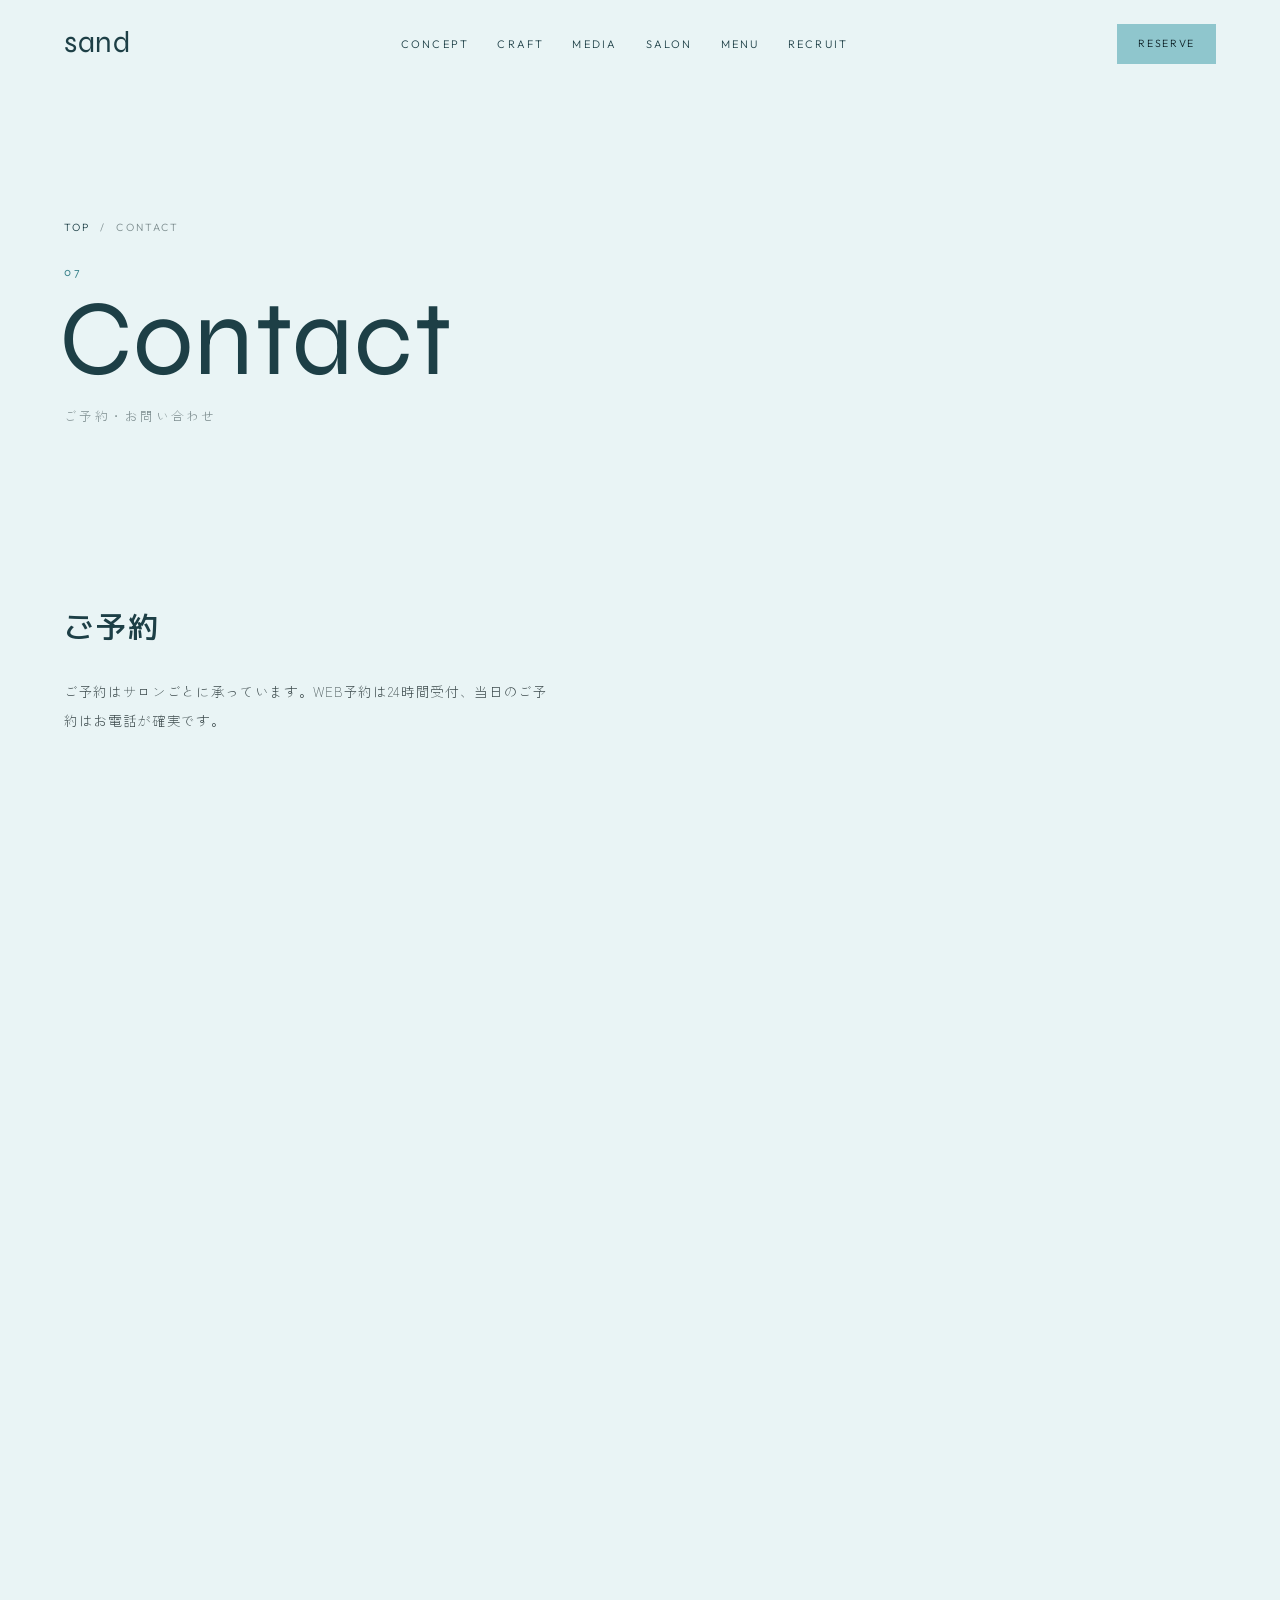
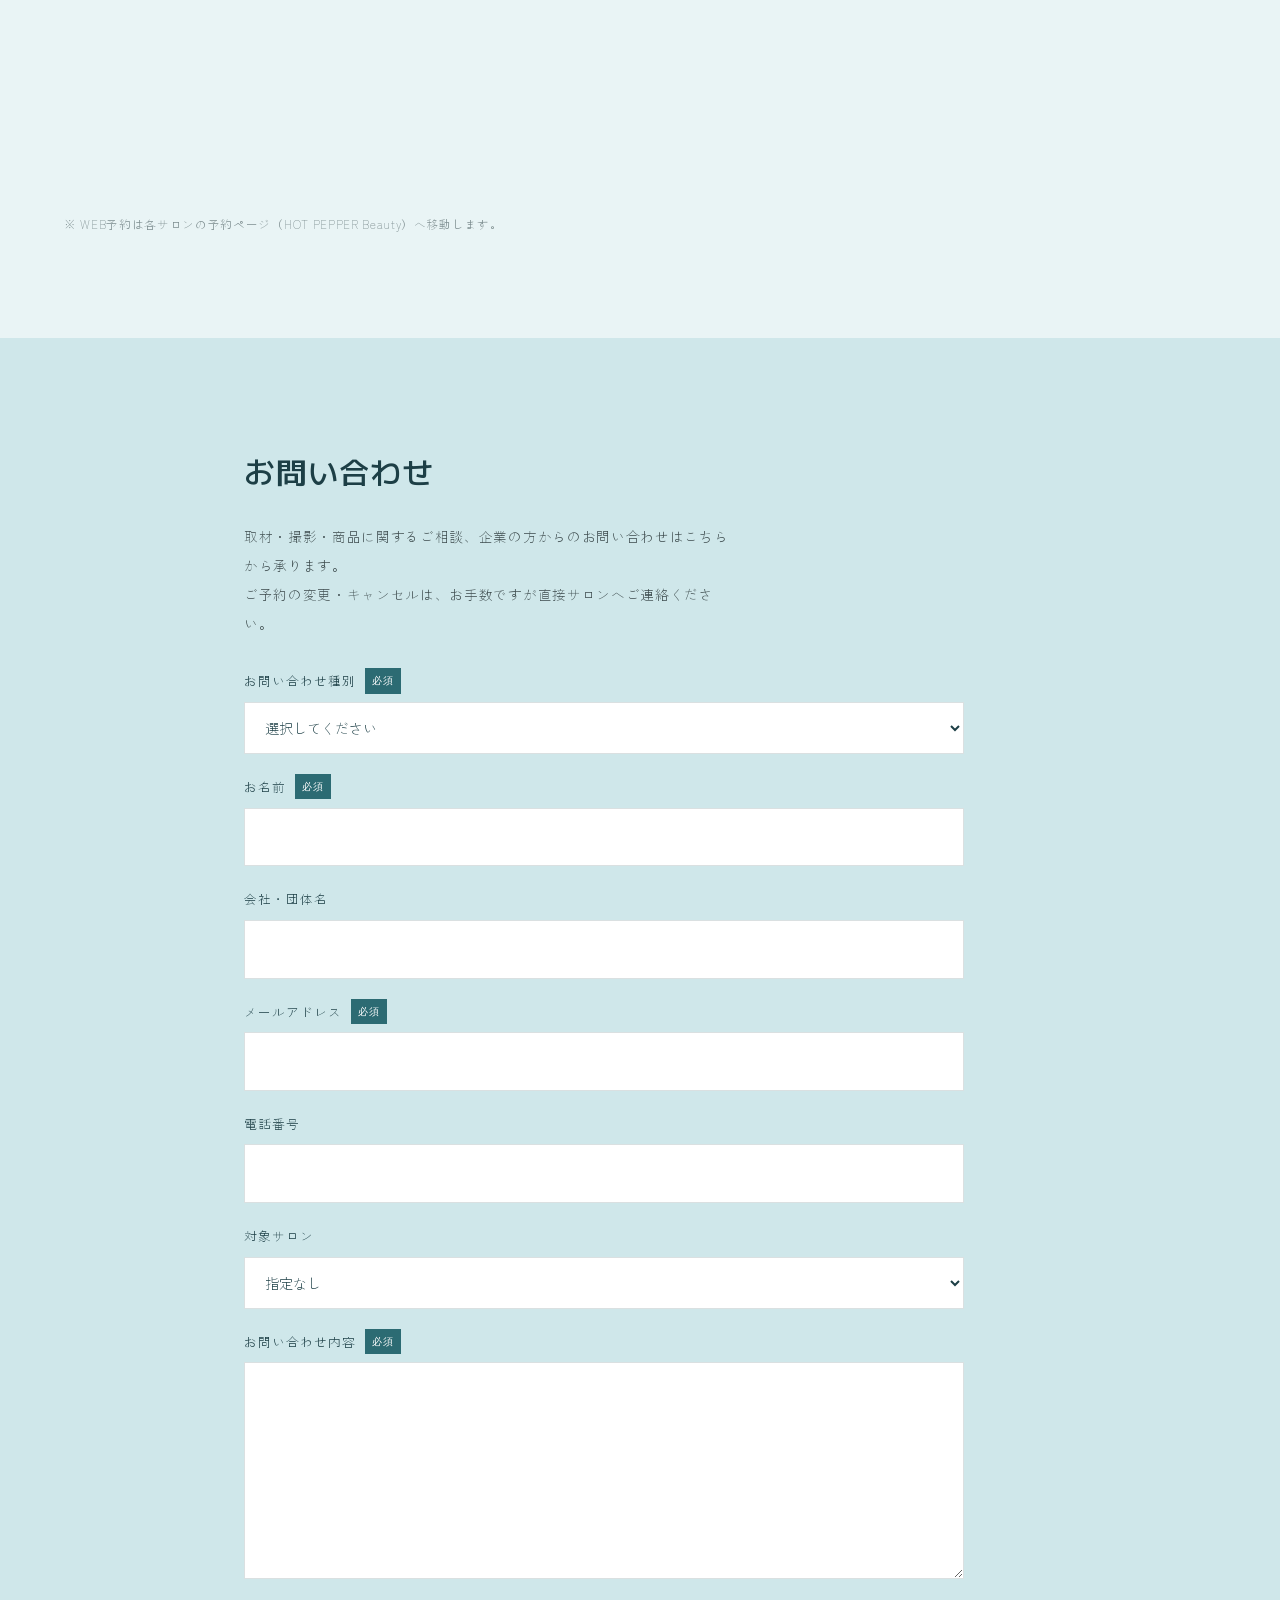
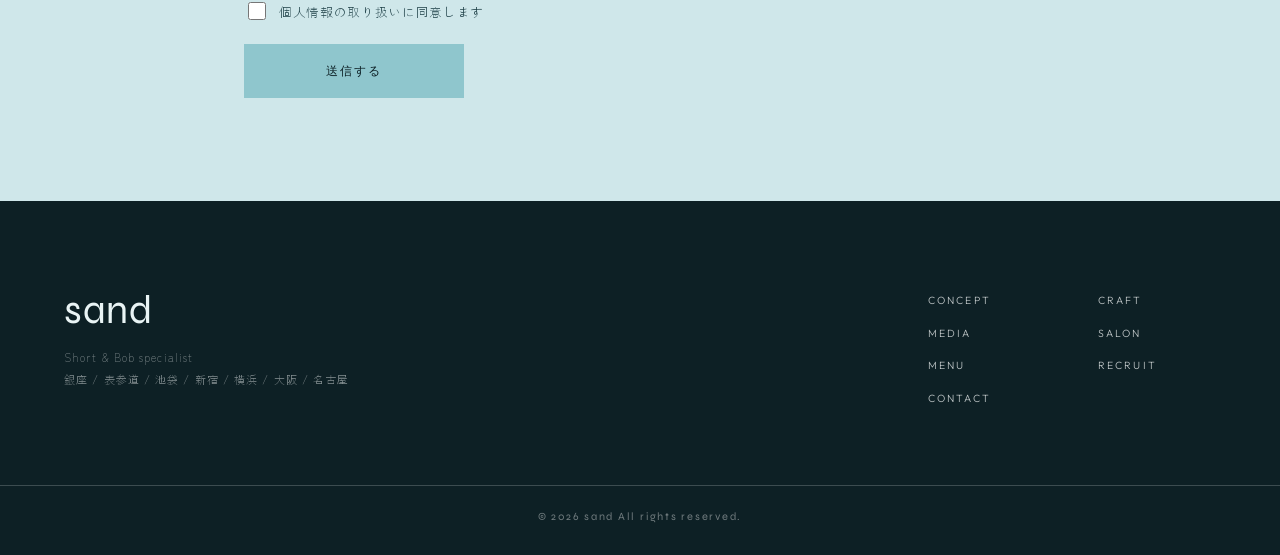
<file: contact.html>
<!DOCTYPE html>
<html lang="ja">
<head>
<meta charset="UTF-8">
<meta name="viewport" content="width=device-width, initial-scale=1">
<title>お問い合わせ ｜ sand</title>
<meta name="description" content="美容室 sand へのご予約・お問い合わせ。取材・撮影・商品に関するご相談、企業の方からのお問い合わせも承ります。">
<meta name="theme-color" content="#8FC6CD">
<link rel="preconnect" href="https://fonts.googleapis.com">
<link rel="preconnect" href="https://fonts.gstatic.com" crossorigin>
<link href="https://fonts.googleapis.com/css2?family=M+PLUS+2:wght@400..800&family=Outfit:wght@200..500&family=Syne:wght@400..800&family=Zen+Kaku+Gothic+New:wght@300;400;500&display=swap" rel="stylesheet">
<link rel="stylesheet" href="assets/css/style.css">
</head>
<body>

<a class="skip" href="#main">本文へスキップ</a>
<div class="cur" id="cur" aria-hidden="true"><i class="cur__r"></i><i class="cur__d"></i></div>

<header class="hd solid" id="hd">
  <a class="hd__logo" href="index.html"><span>sand</span></a>
  <nav class="hd__nav" aria-label="メインナビゲーション">
    <a href="index.html#concept">CONCEPT</a><a href="index.html#craft">CRAFT</a><a href="index.html#media">MEDIA</a>
    <a href="index.html#salon">SALON</a><a href="index.html#menu">MENU</a><a href="recruit.html">RECRUIT</a>
  </nav>
  <div class="hd__act">
    <a class="btn btn--sm" href="index.html#salon"><span>RESERVE</span></a>
    <button class="burger" id="burger" aria-label="メニューを開く" aria-expanded="false" aria-controls="drawer"><i></i><i></i><i></i></button>
  </div>
</header>

<div class="drawer" id="drawer" aria-hidden="true">
  <div class="drawer__in">
    <nav class="drawer__nav">
      <a href="index.html#concept"><i>01</i><b>Concept</b><em>コンセプト</em></a>
      <a href="index.html#craft"><i>02</i><b>Craft</b><em>技術</em></a>
      <a href="index.html#media"><i>03</i><b>Media</b><em>掲載・出演</em></a>
      <a href="index.html#salon"><i>04</i><b>Salon</b><em>サロン</em></a>
      <a href="index.html#menu"><i>05</i><b>Menu</b><em>メニュー</em></a>
      <a href="recruit.html"><i>06</i><b>Recruit</b><em>採用情報</em></a>
      <a href="contact.html"><i>07</i><b>Contact</b><em>ご予約・お問い合わせ</em></a>
    </nav>
    <div class="drawer__ft">
      <p>13 salons ／ 銀座・表参道・池袋・新宿・横浜・大阪・名古屋</p>
    </div>
  </div>
</div>

<main id="main" class="sub">

  <header class="sub__hd">
    <nav class="crumb" aria-label="パンくず"><a href="index.html">TOP</a><span>/</span><em>CONTACT</em></nav>
    <p class="hdr__no">07</p>
    <h1 class="sub__en">Contact</h1>
    <p class="sub__ja">ご予約・お問い合わせ</p>
  </header>

  <!-- 予約は各サロンの予約システムへ -->
  <section class="sub__sec" aria-labelledby="resv">
    <div class="wrap">
      <h2 class="sub__h2 rise" id="resv">ご予約</h2>
      <p class="sub__p rise">ご予約はサロンごとに承っています。WEB予約は24時間受付、当日のご予約はお電話が確実です。</p>
      <div class="reserve" id="reserveList"></div>
      <p class="sub__note rise">※ WEB予約は各サロンの予約ページ（HOT PEPPER Beauty）へ移動します。</p>
    </div>
  </section>

  <!-- お問い合わせフォーム -->
  <section class="sub__sec sub__sec--tint" aria-labelledby="form">
    <div class="wrap wrap--narrow">
      <h2 class="sub__h2 rise" id="form">お問い合わせ</h2>
      <p class="sub__p rise">取材・撮影・商品に関するご相談、企業の方からのお問い合わせはこちらから承ります。<br>ご予約の変更・キャンセルは、お手数ですが直接サロンへご連絡ください。</p>

      <form class="form rise" id="inquiry" novalidate>
        <div class="form__row">
          <label for="f-type">お問い合わせ種別<b>必須</b></label>
          <select id="f-type" name="type" required data-label="お問い合わせ種別">
            <option value="">選択してください</option>
            <option>施術・メニューについて</option>
            <option>取材・撮影のご依頼</option>
            <option>商品・仕入れについて</option>
            <option>企業・団体からのご相談</option>
            <option>その他</option>
          </select>
        </div>

        <div class="form__row">
          <label for="f-name">お名前<b>必須</b></label>
          <input id="f-name" name="name" type="text" autocomplete="name" required data-label="お名前">
        </div>

        <div class="form__row">
          <label for="f-company">会社・団体名</label>
          <input id="f-company" name="company" type="text" autocomplete="organization">
        </div>

        <div class="form__row">
          <label for="f-email">メールアドレス<b>必須</b></label>
          <input id="f-email" name="email" type="email" autocomplete="email" required data-label="メールアドレス">
        </div>

        <div class="form__row">
          <label for="f-tel">電話番号</label>
          <input id="f-tel" name="tel" type="tel" autocomplete="tel">
        </div>

        <div class="form__row">
          <label for="f-salon">対象サロン</label>
          <select id="f-salon" name="salon"><option value="">指定なし</option></select>
        </div>

        <div class="form__row">
          <label for="f-body">お問い合わせ内容<b>必須</b></label>
          <textarea id="f-body" name="body" rows="7" required data-label="お問い合わせ内容"></textarea>
        </div>

        <div class="form__check">
          <input id="f-agree" name="agree" type="checkbox" required data-label="個人情報の取り扱いへの同意">
          <label for="f-agree">個人情報の取り扱いに同意します</label>
        </div>

        <p class="fnote" id="formNote" hidden></p>

        <button class="btn btn--solid form__submit" type="submit"><span>送信する</span></button>
      </form>
    </div>
  </section>

</main>

<footer class="ft">
  <div class="wrap ft__in">
    <div>
      <p class="ft__logo">sand</p>
      <p class="ft__tag">Short &amp; Bob specialist<br>銀座 / 表参道 / 池袋 / 新宿 / 横浜 / 大阪 / 名古屋</p>
    </div>
    <nav class="ft__nav" aria-label="フッターナビゲーション">
      <a href="index.html#concept">CONCEPT</a><a href="index.html#craft">CRAFT</a>
      <a href="index.html#media">MEDIA</a><a href="index.html#salon">SALON</a>
      <a href="index.html#menu">MENU</a><a href="recruit.html">RECRUIT</a>
      <a href="contact.html">CONTACT</a>
    </nav>
  </div>
  <p class="ft__cr">© <span id="yr"></span> sand All rights reserved.</p>
</footer>

<span class="prog" aria-hidden="true"><i id="prog"></i></span>
<script src="assets/js/salons.js"></script>
<script src="assets/js/page.js"></script>
</body>
</html>
</file>
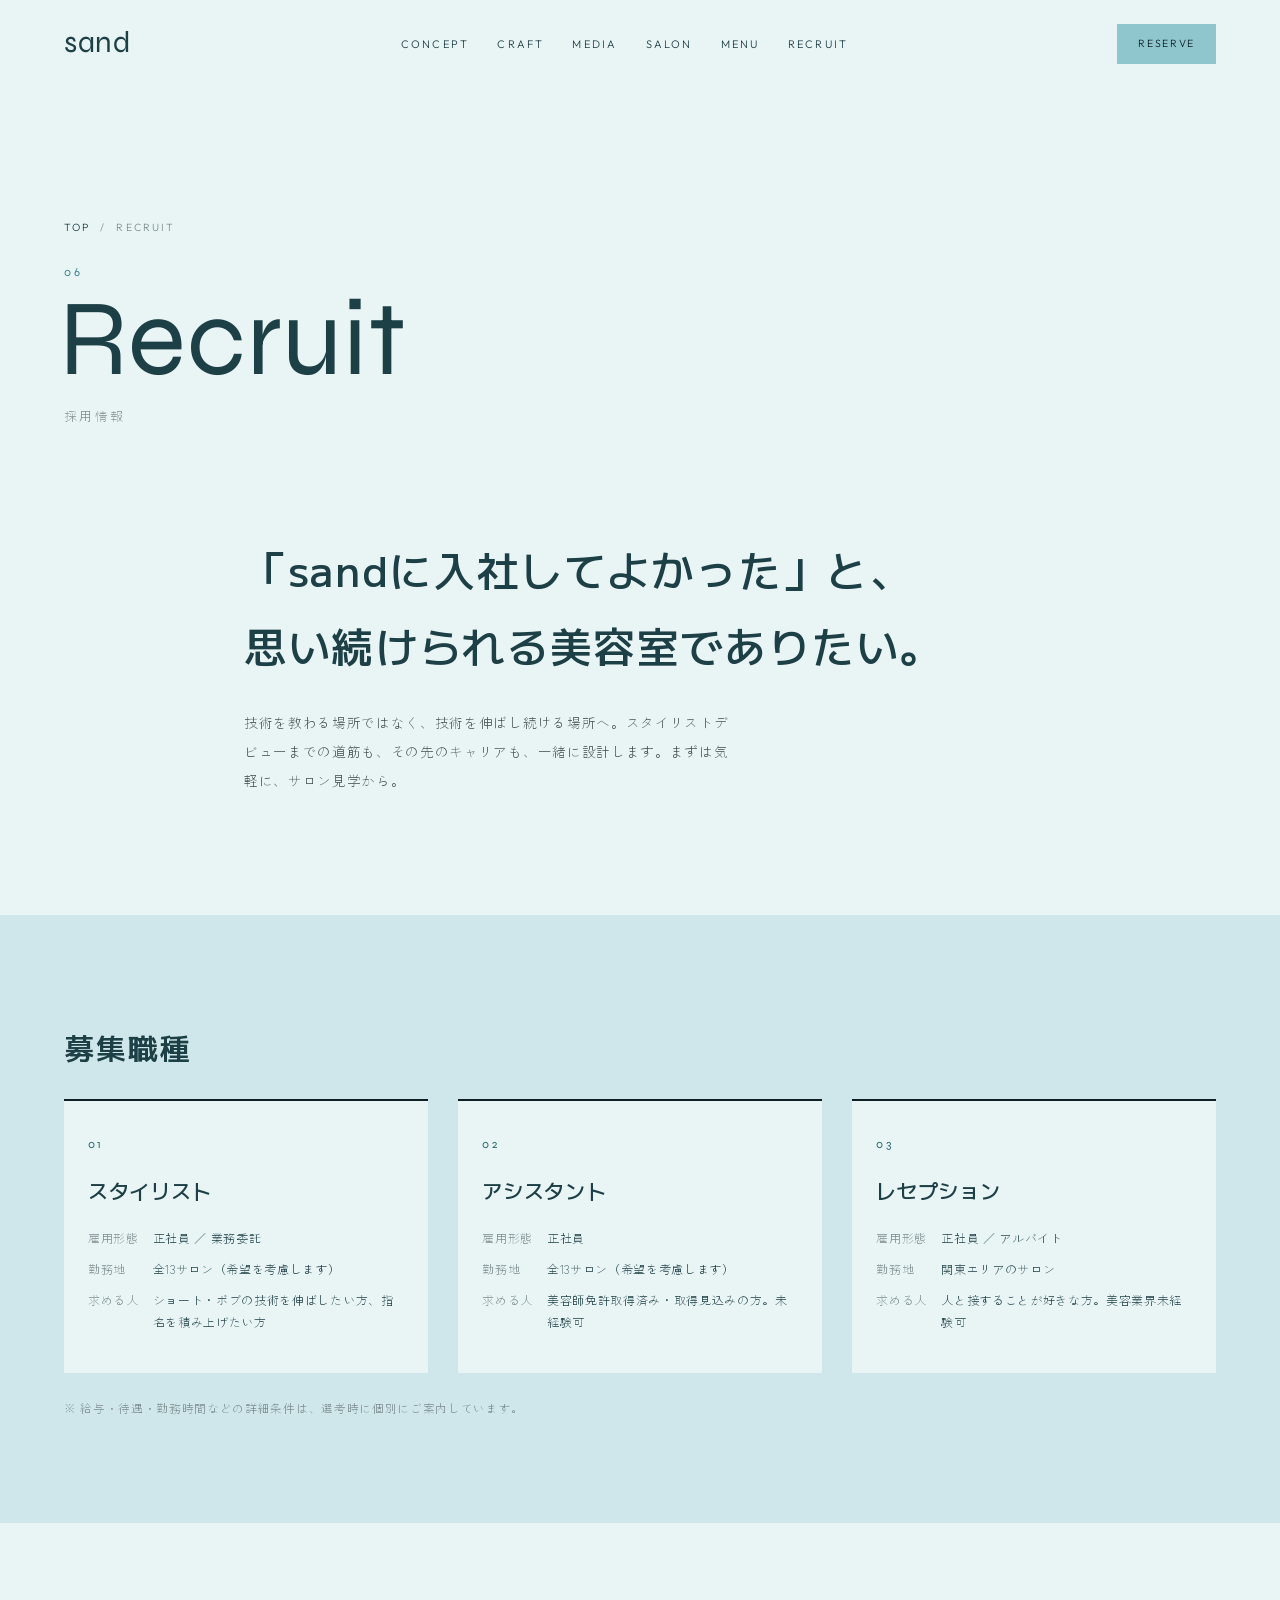
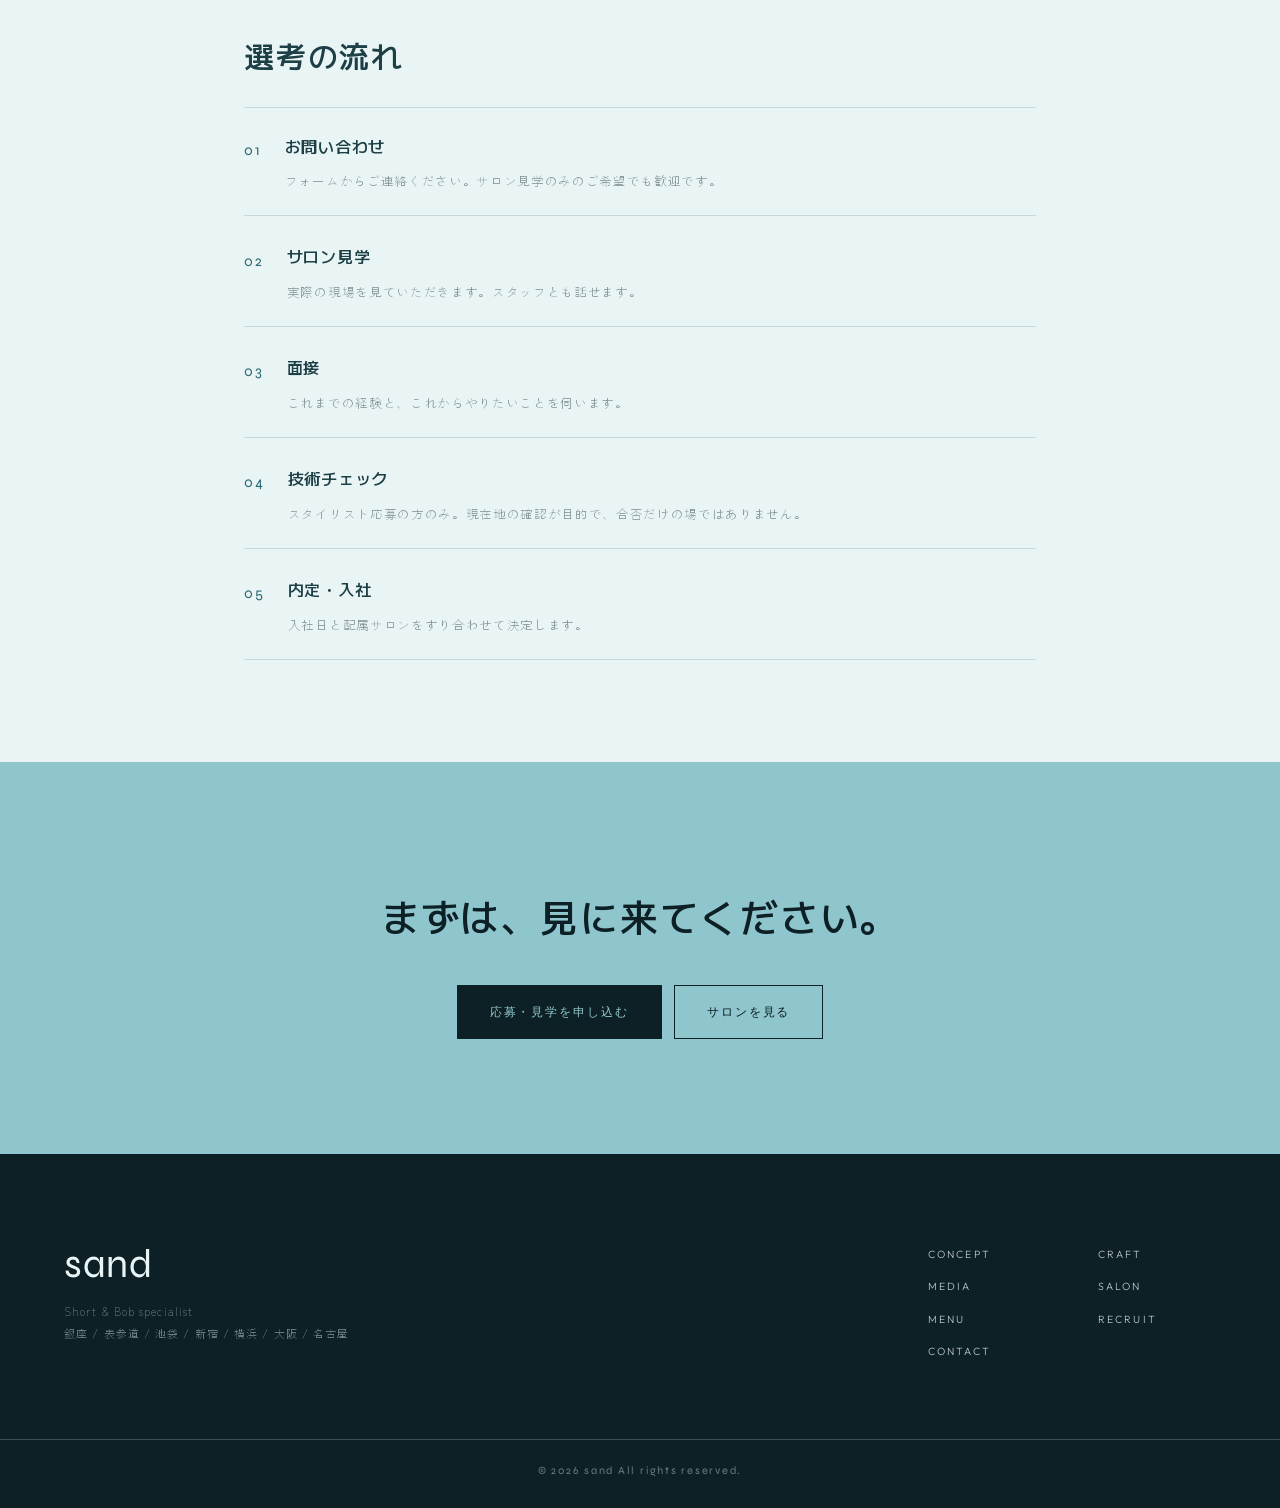
<file: recruit.html>
<!DOCTYPE html>
<html lang="ja">
<head>
<meta charset="UTF-8">
<meta name="viewport" content="width=device-width, initial-scale=1">
<title>採用情報 ｜ sand</title>
<meta name="description" content="美容室 sand の採用情報。スタイリスト・アシスタント・レセプションを募集。技術を教わる場所ではなく、技術を伸ばし続ける場所へ。">
<meta name="theme-color" content="#8FC6CD">
<link rel="preconnect" href="https://fonts.googleapis.com">
<link rel="preconnect" href="https://fonts.gstatic.com" crossorigin>
<link href="https://fonts.googleapis.com/css2?family=M+PLUS+2:wght@400..800&family=Outfit:wght@200..500&family=Syne:wght@400..800&family=Zen+Kaku+Gothic+New:wght@300;400;500&display=swap" rel="stylesheet">
<link rel="stylesheet" href="assets/css/style.css">
</head>
<body>

<a class="skip" href="#main">本文へスキップ</a>
<div class="cur" id="cur" aria-hidden="true"><i class="cur__r"></i><i class="cur__d"></i></div>

<header class="hd solid" id="hd">
  <a class="hd__logo" href="index.html"><span>sand</span></a>
  <nav class="hd__nav" aria-label="メインナビゲーション">
    <a href="index.html#concept">CONCEPT</a><a href="index.html#craft">CRAFT</a><a href="index.html#media">MEDIA</a>
    <a href="index.html#salon">SALON</a><a href="index.html#menu">MENU</a><a href="recruit.html">RECRUIT</a>
  </nav>
  <div class="hd__act">
    <a class="btn btn--sm" href="index.html#salon"><span>RESERVE</span></a>
    <button class="burger" id="burger" aria-label="メニューを開く" aria-expanded="false" aria-controls="drawer"><i></i><i></i><i></i></button>
  </div>
</header>

<div class="drawer" id="drawer" aria-hidden="true">
  <div class="drawer__in">
    <nav class="drawer__nav">
      <a href="index.html#concept"><i>01</i><b>Concept</b><em>コンセプト</em></a>
      <a href="index.html#craft"><i>02</i><b>Craft</b><em>技術</em></a>
      <a href="index.html#media"><i>03</i><b>Media</b><em>掲載・出演</em></a>
      <a href="index.html#salon"><i>04</i><b>Salon</b><em>サロン</em></a>
      <a href="index.html#menu"><i>05</i><b>Menu</b><em>メニュー</em></a>
      <a href="recruit.html"><i>06</i><b>Recruit</b><em>採用情報</em></a>
      <a href="contact.html"><i>07</i><b>Contact</b><em>ご予約・お問い合わせ</em></a>
    </nav>
    <div class="drawer__ft">
      <p>13 salons ／ 銀座・表参道・池袋・新宿・横浜・大阪・名古屋</p>
    </div>
  </div>
</div>

<main id="main" class="sub">

  <header class="sub__hd">
    <nav class="crumb" aria-label="パンくず"><a href="index.html">TOP</a><span>/</span><em>RECRUIT</em></nav>
    <p class="hdr__no">06</p>
    <h1 class="sub__en">Recruit</h1>
    <p class="sub__ja">採用情報</p>
  </header>

  <section class="sub__lead">
    <div class="wrap wrap--narrow">
      <p class="sub__cp rise">「sandに入社してよかった」と、<br>思い続けられる美容室でありたい。</p>
      <p class="sub__p rise">技術を教わる場所ではなく、技術を伸ばし続ける場所へ。スタイリストデビューまでの道筋も、その先のキャリアも、一緒に設計します。まずは気軽に、サロン見学から。</p>
    </div>
  </section>

  <section class="sub__sec sub__sec--tint" aria-labelledby="jobs">
    <div class="wrap">
      <h2 class="sub__h2 rise" id="jobs">募集職種</h2>
      <div class="jobs">
        <article class="job rise">
          <span class="job__n">01</span>
          <h3>スタイリスト</h3>
          <dl>
            <dt>雇用形態</dt><dd>正社員 ／ 業務委託</dd>
            <dt>勤務地</dt><dd>全13サロン（希望を考慮します）</dd>
            <dt>求める人</dt><dd>ショート・ボブの技術を伸ばしたい方、指名を積み上げたい方</dd>
          </dl>
        </article>
        <article class="job rise" style="--d:.06s">
          <span class="job__n">02</span>
          <h3>アシスタント</h3>
          <dl>
            <dt>雇用形態</dt><dd>正社員</dd>
            <dt>勤務地</dt><dd>全13サロン（希望を考慮します）</dd>
            <dt>求める人</dt><dd>美容師免許取得済み・取得見込みの方。未経験可</dd>
          </dl>
        </article>
        <article class="job rise" style="--d:.12s">
          <span class="job__n">03</span>
          <h3>レセプション</h3>
          <dl>
            <dt>雇用形態</dt><dd>正社員 ／ アルバイト</dd>
            <dt>勤務地</dt><dd>関東エリアのサロン</dd>
            <dt>求める人</dt><dd>人と接することが好きな方。美容業界未経験可</dd>
          </dl>
        </article>
      </div>
      <p class="sub__note rise">※ 給与・待遇・勤務時間などの詳細条件は、選考時に個別にご案内しています。</p>
    </div>
  </section>

  <section class="sub__sec" aria-labelledby="flow">
    <div class="wrap wrap--narrow">
      <h2 class="sub__h2 rise" id="flow">選考の流れ</h2>
      <ol class="flow">
        <li class="rise"><span>01</span><div><h3>お問い合わせ</h3><p>フォームからご連絡ください。サロン見学のみのご希望でも歓迎です。</p></div></li>
        <li class="rise" style="--d:.06s"><span>02</span><div><h3>サロン見学</h3><p>実際の現場を見ていただきます。スタッフとも話せます。</p></div></li>
        <li class="rise" style="--d:.12s"><span>03</span><div><h3>面接</h3><p>これまでの経験と、これからやりたいことを伺います。</p></div></li>
        <li class="rise" style="--d:.18s"><span>04</span><div><h3>技術チェック</h3><p>スタイリスト応募の方のみ。現在地の確認が目的で、合否だけの場ではありません。</p></div></li>
        <li class="rise" style="--d:.24s"><span>05</span><div><h3>内定・入社</h3><p>入社日と配属サロンをすり合わせて決定します。</p></div></li>
      </ol>
    </div>
  </section>

  <section class="sub__cta">
    <div class="wrap">
      <p class="sub__ctat rise">まずは、見に来てください。</p>
      <div class="sub__ctab rise" style="--d:.08s">
        <a class="btn btn--solid" href="contact.html#form"><span>応募・見学を申し込む</span></a>
        <a class="btn" href="index.html#salon"><span>サロンを見る</span></a>
      </div>
    </div>
  </section>

</main>

<footer class="ft">
  <div class="wrap ft__in">
    <div>
      <p class="ft__logo">sand</p>
      <p class="ft__tag">Short &amp; Bob specialist<br>銀座 / 表参道 / 池袋 / 新宿 / 横浜 / 大阪 / 名古屋</p>
    </div>
    <nav class="ft__nav" aria-label="フッターナビゲーション">
      <a href="index.html#concept">CONCEPT</a><a href="index.html#craft">CRAFT</a>
      <a href="index.html#media">MEDIA</a><a href="index.html#salon">SALON</a>
      <a href="index.html#menu">MENU</a><a href="recruit.html">RECRUIT</a>
      <a href="contact.html">CONTACT</a>
    </nav>
  </div>
  <p class="ft__cr">© <span id="yr"></span> sand All rights reserved.</p>
</footer>

<span class="prog" aria-hidden="true"><i id="prog"></i></span>
<script src="assets/js/salons.js"></script>
<script src="assets/js/page.js"></script>
</body>
</html>
</file>
<file: assets/css/style.css>
@charset "UTF-8";
/* =========================================================
   sand — renewal / scroll-driven
   テーマカラー: aqua #8FC6CD（指定色。公式サイトの差し色 #80C6CC とほぼ同一）
   暗い面はネイビーではなく深いティールで統一する
   ========================================================= */

:root{
  --aqua:#8FC6CD;  --aqua-l:#BCDFE3; --aqua-d:#3F868F; --aqua-dd:#2C6B73;
  --deep:#1D3F46;  --deep-2:#142E34; --deep-3:#0D2025;
  /* 地もはっきりアクア側へ。白に近いとテーマ色が"差し色"に見えてしまう */
  --paper:#E9F4F5; --paper-2:#CFE7EA; --paper-3:#AFD8DE;
  --sand:#EFE9DC;                       /* 温かい二次色。効かせどころだけ */
  --ink:#3C4A4C;   --ink-2:#7C8C8E;
  --hair:rgba(29,63,70,.16); --hair-l:rgba(247,249,249,.20);
  --hair-d:rgba(13,32,37,.20);            /* アクア面に引く罫線 */
  /* モダン寄りのサンセリフ構成。旧: Cormorant + Zen Old Mincho（古典的）から差し替え */
  --f-dp:"Syne","M PLUS 2",sans-serif;      /* 欧文ディスプレイ */
  --f-mc:"M PLUS 2",sans-serif;             /* 和文ディスプレイ */
  --f-ja:"Zen Kaku Gothic New",sans-serif;  /* 和文本文 */
  --f-ui:"Outfit",sans-serif;               /* ラベル */
  --pad:clamp(20px,5vw,84px);
  --max:1440px;
  --e:cubic-bezier(.22,1,.36,1);
}

*,*::before,*::after{box-sizing:border-box;}
html{-webkit-text-size-adjust:100%;}
body{
  margin:0;background:var(--paper);color:var(--ink);
  font-family:var(--f-ja);font-weight:300;font-size:15px;line-height:2.05;letter-spacing:.045em;
  /* overflow-x:hidden は body をスクロールコンテナ化させ ScrollTrigger が壊れる。clip は箱にならない */
  overflow-x:clip;-webkit-font-smoothing:antialiased;
}
body.lock{overflow:hidden;}
img{max-width:100%;display:block;}
a{color:inherit;text-decoration:none;}
button{font:inherit;color:inherit;background:none;border:0;cursor:pointer;}
h1,h2,h3,p,figure,ul,ol,em{margin:0;padding:0;font-style:normal;}
ul,ol{list-style:none;}
::selection{background:var(--deep);color:var(--aqua-l);}
.wrap{width:100%;max-width:var(--max);margin-inline:auto;padding-inline:var(--pad);position:relative;z-index:3;}

.skip{position:absolute;left:-9999px;}
.skip:focus{left:12px;top:12px;z-index:500;background:var(--deep);color:#fff;padding:10px 16px;}
:focus-visible{outline:2px solid var(--aqua-d);outline-offset:3px;}

/* =========================================================
   Loader
   ========================================================= */
/* 第一印象でテーマ色を決めるので、ローダーはアクタのベタ塗り */
.load{
  position:fixed;inset:0;z-index:300;background:var(--aqua);
  display:grid;place-content:center;justify-items:center;gap:16px;
  transition:opacity .8s var(--e),visibility .8s;
}
.load.done{opacity:0;visibility:hidden;}
.load__mark{font-family:var(--f-dp);font-size:clamp(52px,10vw,104px);color:var(--deep-3);line-height:1;}
.load__mark span{display:inline-block;opacity:0;transform:translateY(.45em);animation:lm .8s var(--e) forwards;}
.load__mark span:nth-child(2){animation-delay:.09s}
.load__mark span:nth-child(3){animation-delay:.18s}
.load__mark span:nth-child(4){animation-delay:.27s}
@keyframes lm{to{opacity:1;transform:none}}
.load__sub{font-family:var(--f-ui);font-size:10px;letter-spacing:.34em;color:rgba(13,32,37,.55);opacity:0;animation:lm .8s var(--e) .4s forwards;}
.load__bar{display:block;width:min(180px,40vw);height:1px;background:rgba(13,32,37,.22);overflow:hidden;}
.load__bar i{display:block;height:100%;background:var(--deep-3);transform:scaleX(0);transform-origin:left;animation:lb 1.2s var(--e) .2s forwards;}
@keyframes lb{to{transform:scaleX(1)}}

/* =========================================================
   Header / Drawer
   ========================================================= */
.hd{
  position:fixed;top:0;left:0;right:0;z-index:130;
  display:flex;align-items:center;justify-content:space-between;gap:24px;
  padding:24px var(--pad);transition:padding .55s var(--e);
}
.hd::before{
  content:"";position:absolute;inset:0;z-index:-1;background:var(--paper);
  opacity:0;transform:translateY(-100%);transition:opacity .55s var(--e),transform .55s var(--e);
  box-shadow:0 1px 0 var(--hair);
}
.hd.solid{padding-block:13px;}
.hd.solid::before{opacity:.97;transform:none;backdrop-filter:blur(12px);}
.hd__logo span{font-family:var(--f-dp);font-size:30px;line-height:1;color:var(--deep);transition:color .5s var(--e);}
.hd__nav{display:flex;gap:clamp(16px,2.2vw,34px);}
.hd__nav a{position:relative;padding-block:5px;font-family:var(--f-ui);font-size:11px;letter-spacing:.2em;color:var(--deep);transition:color .5s var(--e);}
.hd__nav a::after{content:"";position:absolute;left:0;bottom:0;width:100%;height:1px;background:var(--aqua-d);transform:scaleX(0);transform-origin:right;transition:transform .55s var(--e);}
.hd__nav a:hover::after,.hd__nav a.on::after{transform:scaleX(1);transform-origin:left;}
.hd__act{display:flex;align-items:center;gap:14px;}

.hd.inv .hd__logo span,.hd.inv .hd__nav a{color:var(--paper);}
.hd.inv .burger i{background:var(--paper);}
.hd.inv.solid .hd__logo span,.hd.inv.solid .hd__nav a{color:var(--deep);}
.hd.inv.solid .burger i{background:var(--deep);}
body.lock .hd::before{opacity:0;}
body.lock .hd__logo span,body.lock .hd__nav a{color:var(--paper);}
body.lock .burger i{background:var(--paper);}

.btn{
  position:relative;display:inline-flex;align-items:center;justify-content:center;
  min-height:54px;padding:0 32px;overflow:hidden;isolation:isolate;
  font-family:var(--f-ui);font-size:12px;letter-spacing:.16em;
  color:var(--deep);border:1px solid var(--deep);transition:color .5s var(--e);
}
.btn span{position:relative;z-index:2;}
.btn::before{content:"";position:absolute;inset:0;z-index:1;background:var(--deep);transform:scaleY(0);transform-origin:bottom;transition:transform .55s var(--e);}
.btn:hover{color:var(--paper);}
.btn:hover::before{transform:scaleY(1);}
/* 主要CTAはテーマ色のベタ。#8FC6CD に濃ティール文字でコントラストも足りる */
.btn--sm{min-height:40px;padding:0 20px;font-size:10.5px;background:var(--aqua);color:var(--deep-3);border-color:var(--aqua);}
.btn--sm::before{background:var(--deep-3);}
.btn--sm:hover{color:var(--aqua);}
.btn--solid{background:var(--aqua);color:var(--deep-3);border-color:var(--aqua);}
.btn--solid::before{background:var(--deep-3);}
.btn--solid:hover{color:var(--aqua);}
.btn--sand{background:var(--aqua);border-color:var(--aqua);color:var(--deep-2);}
.btn--sand::before{background:var(--aqua-l);}
.btn--sand:hover{color:var(--deep-2);}
.btn--gh{color:var(--paper);border-color:rgba(247,249,249,.55);}
.btn--gh::before{background:var(--paper);}
.btn--gh:hover{color:var(--deep);}

.burger{display:none;width:44px;height:44px;position:relative;z-index:140;}
.burger i{position:absolute;left:11px;width:22px;height:1px;background:var(--deep);transition:transform .55s var(--e),opacity .3s,background .4s;}
.burger i:nth-child(1){top:17px}.burger i:nth-child(2){top:22px}.burger i:nth-child(3){top:27px}
.burger.on i:nth-child(1){transform:translateY(5px) rotate(20deg)}
.burger.on i:nth-child(2){opacity:0}
.burger.on i:nth-child(3){transform:translateY(-5px) rotate(-20deg)}

.drawer{position:fixed;inset:0;z-index:110;background:var(--deep-2);overflow-y:auto;clip-path:inset(0 0 100% 0);transition:clip-path .85s var(--e);}
.drawer.open{clip-path:inset(0 0 0 0);}
.drawer__in{min-height:100%;display:flex;flex-direction:column;justify-content:center;gap:44px;padding:118px var(--pad) 56px;}
.drawer__nav{display:grid;max-width:680px;}
.drawer__nav a{
  display:grid;grid-template-columns:46px 1fr;align-items:baseline;gap:0 16px;padding:14px 0;
  border-bottom:1px solid var(--hair-l);color:var(--paper);opacity:0;transform:translateY(20px);
  transition:opacity .7s var(--e),transform .7s var(--e),padding-left .45s var(--e),color .45s;
}
.drawer.open .drawer__nav a{opacity:1;transform:none;transition-delay:calc(.3s + var(--i,0)*.05s);}
.drawer__nav a:hover{padding-left:14px;color:var(--aqua);}
.drawer__nav i{grid-row:span 2;font-family:var(--f-dp);font-size:12px;opacity:.45;}
.drawer__nav b{font-family:var(--f-dp);font-weight:400;font-size:clamp(28px,6vw,50px);line-height:1.05;}
.drawer__nav em{grid-column:2;font-size:10.5px;letter-spacing:.24em;opacity:.55;}
.drawer__ft{display:flex;flex-wrap:wrap;gap:16px 40px;justify-content:space-between;align-items:end;color:rgba(247,249,249,.55);font-size:11px;letter-spacing:.12em;}
.drawer__sns{display:flex;gap:22px;font-family:var(--f-ui);letter-spacing:.18em;}
.drawer__sns a{color:var(--paper);}

/* =========================================================
   BEAT 1 — Hero
   写真は「切り替わる」のではなく、寄り続けながら
   次のカットが下から拭き上がって重なる（連続スクラブ）
   ========================================================= */
.hero{height:340vh;position:relative;}
.hero__stage{position:sticky;top:0;height:100svh;overflow:hidden;isolation:isolate;}
.hero__shots{position:absolute;inset:0;z-index:0;}
.shot{position:absolute;inset:0;will-change:clip-path;}
.shot:not(:first-child){clip-path:inset(100% 0 0 0);}
/* 縦位置の人物写真。顔と髪が切れないよう上寄りでトリミングする */
.shot img{width:100%;height:100%;object-fit:cover;object-position:50% 16%;will-change:transform;}
.hero__veil{
  position:absolute;inset:0;z-index:1;
  background:linear-gradient(180deg,rgba(13,32,37,.50) 0%,rgba(13,32,37,.18) 34%,rgba(13,32,37,.30) 62%,rgba(13,32,37,.74) 100%);
}
.hero__body{
  position:absolute;left:var(--pad);right:var(--pad);bottom:clamp(140px,22vh,240px);z-index:3;
  max-width:min(940px,72%);color:var(--paper);
}
.hero__kick{display:flex;align-items:center;gap:12px;margin-bottom:24px;font-family:var(--f-ui);font-size:10.5px;letter-spacing:.26em;opacity:.9;}
.hero__kick i{width:44px;height:1px;background:var(--aqua);}
.hero__ttl{font-family:var(--f-mc);font-weight:700;font-size:clamp(32px,5.4vw,78px);line-height:1.42;letter-spacing:.01em;text-shadow:0 2px 30px rgba(8,20,24,.4);}
.hero__ttl .ln{display:block;overflow:hidden;padding-bottom:.06em;}
/* inline-block だとベースライン下にディセンダ分の余白が生まれ、
   マスク(.ln の overflow:hidden)が文字を切ってしまう。block にして密着させる */
.hero__ttl .ln > span{display:block;white-space:nowrap;}
/* vertical-align:top にしないと、各文字(inline-block)がベースライン揃えになり
   行ボックスの下にディセンダ分の余白が積み増されてマスクが文字を切る */
.hero__ttl .ch{display:inline-block;vertical-align:top;opacity:0;transform:translateY(1.05em) rotate(4deg);}
.hero__ttl.go .ch{opacity:1;transform:none;transition:opacity .9s var(--e) var(--cd),transform 1.05s var(--e) var(--cd);}
.hero__lead{margin-top:22px;font-size:clamp(12.5px,1.2vw,15px);line-height:2.2;opacity:.92;max-width:46em;}
.hero__cta{display:flex;flex-wrap:wrap;gap:12px;margin-top:30px;}
.hero__foot{
  position:absolute;left:var(--pad);right:var(--pad);bottom:34px;z-index:3;color:var(--paper);
  display:flex;align-items:flex-end;justify-content:space-between;gap:26px;
  padding-top:18px;border-top:1px solid var(--hair-l);
}
.hero__scroll{display:flex;align-items:center;gap:12px;font-family:var(--f-ui);font-size:9.5px;letter-spacing:.32em;opacity:.85;}
.hero__scroll i{position:relative;display:block;width:60px;height:1px;background:currentColor;overflow:hidden;}
.hero__scroll i::after{content:"";position:absolute;inset:0;background:var(--aqua);transform:translateX(-100%);animation:sc 2.6s var(--e) infinite;}
@keyframes sc{50%{transform:translateX(0)}100%{transform:translateX(100%)}}
.hero__num{display:flex;gap:clamp(22px,5vw,66px);}
.hero__num div{text-align:right;}
.hero__num b{display:block;font-family:var(--f-dp);font-weight:400;font-size:clamp(30px,4vw,54px);line-height:1;}
.hero__num em{font-family:var(--f-ui);font-size:9px;letter-spacing:.24em;opacity:.7;}

/* =========================================================
   Marquee
   ========================================================= */
/* 全幅の帯はテーマ色を一番はっきり見せられる場所 */
.mq{position:relative;z-index:4;background:var(--aqua);color:var(--deep-3);overflow:hidden;padding:20px 0;}
/* 流れる速さと向きはスクロール速度に追従させる（JSで駆動） */
.mq__t{display:flex;align-items:center;gap:32px;width:max-content;will-change:transform;}
.mq span{font-family:var(--f-mc);font-size:clamp(17px,2.2vw,27px);white-space:nowrap;letter-spacing:.08em;}
.mq i{width:5px;height:5px;border-radius:50%;background:var(--deep-3);opacity:.5;flex:none;}
/* JSが動かないときだけCSSで流す */
.no-js-mq .mq__t{animation:mq 36s linear infinite;}
@keyframes mq{to{transform:translateX(-50%)}}

/* =========================================================
   カスタムカーソル
   ========================================================= */
.cur{position:fixed;top:0;left:0;z-index:400;pointer-events:none;mix-blend-mode:difference;opacity:0;transition:opacity .4s;}
.cur.on{opacity:1;}
.cur__r,.cur__d{position:absolute;border-radius:50%;translate:-50% -50%;}
.cur__r{width:36px;height:36px;border:1px solid rgba(241,247,247,.8);transition:width .35s var(--e),height .35s var(--e),background .35s var(--e);}
.cur__d{width:4px;height:4px;background:var(--paper);}
.cur.hot .cur__r{width:70px;height:70px;background:rgba(143,198,205,.25);}
@media (hover:none),(pointer:coarse){.cur{display:none;}}

/* =========================================================
   文字の中で写真が動く
   ========================================================= */
.msk{background:var(--paper);padding-block:clamp(90px,14vw,190px);text-align:center;overflow:hidden;}
.msk__stack{position:relative;}
.msk__t{
  font-family:var(--f-mc);font-weight:600;
  font-size:clamp(46px,12.5vw,190px);line-height:1.12;letter-spacing:.01em;
  color:var(--deep);                       /* 非対応ブラウザ向けの下地 */
}
.msk__t--2,.msk__t--3{position:absolute;inset:0;}
@supports ((-webkit-background-clip:text) or (background-clip:text)){
  .msk__t{
    background-size:120% auto;background-position:50% 30%;background-repeat:no-repeat;
    -webkit-background-clip:text;background-clip:text;
    color:transparent;-webkit-text-fill-color:transparent;
    will-change:background-position,opacity;
  }
  /* スクロールにつれて文字の中身が3枚入れ替わる */
  .msk__t--1{background-image:url("../img/hero/hero03.jpg");}
  .msk__t--2{background-image:url("../img/hero/hero01.jpg");opacity:0;}
  .msk__t--3{background-image:url("../img/hero/hero02.jpg");opacity:0;}
}
.msk__s{margin-top:28px;font-family:var(--f-ui);font-size:11px;letter-spacing:.3em;color:var(--ink-2);}
@media (max-width:720px){.msk__t{font-size:clamp(38px,13vw,80px);}}

/* Recruit の見出しも写真で抜く */
@supports ((-webkit-background-clip:text) or (background-clip:text)){
  .rec__mask{
    background-image:url("../img/misc/recruit_bg.jpg");
    background-size:cover;background-position:50% 40%;
    -webkit-background-clip:text;background-clip:text;
    color:transparent;-webkit-text-fill-color:transparent;
    display:inline-block;
  }
}

/* =========================================================
   共通
   ========================================================= */
.sec{position:relative;padding-block:clamp(84px,12vw,168px);}
.hdr{position:relative;margin-bottom:clamp(38px,5vw,64px);}
.hdr__no{font-family:var(--f-dp);font-size:12px;letter-spacing:.24em;color:var(--aqua-d);display:block;margin-bottom:4px;}
/* 1文字ずつ下から立ち上げるので、はみ出しを隠す。ディセンダ分だけ余白を足す */
.hdr__en{font-family:var(--f-dp);font-weight:400;font-size:clamp(46px,8vw,112px);line-height:.95;color:var(--deep);margin-left:-.05em;overflow:hidden;padding-bottom:.24em;}
.hdr__ja{margin-top:12px;font-size:12.5px;letter-spacing:.18em;color:var(--ink-2);}
.hdr--c{text-align:center;}
.hdr--c .hdr__en{margin-left:0;}
.hdr--lt .hdr__en{color:var(--paper);}
.hdr--lt .hdr__ja{color:rgba(247,249,249,.62);}
.hdr--lt .hdr__no{color:var(--aqua);}

.rise{opacity:0;transform:translateY(28px);transition:opacity 1s var(--e),transform 1s var(--e);transition-delay:var(--d,0s);}
.rise.in{opacity:1;transform:none;}

.prog{position:fixed;left:0;top:0;height:2px;width:100%;z-index:200;pointer-events:none;}
.prog i{display:block;height:100%;width:0;background:var(--aqua);}

.fab{
  position:fixed;right:18px;bottom:18px;z-index:90;display:none;align-items:center;justify-content:center;
  height:52px;padding:0 26px;background:var(--aqua);color:var(--deep-3);
  font-family:var(--f-ui);font-size:11px;letter-spacing:.2em;box-shadow:0 14px 34px rgba(13,32,37,.32);
  opacity:0;transform:translateY(16px);transition:opacity .55s var(--e),transform .55s var(--e);
}
.fab.in{opacity:1;transform:none;}

/* =========================================================
   BEAT 2 — Concept
   ========================================================= */
.cpt{background:var(--paper);}
.cpt__grid{display:grid;grid-template-columns:minmax(0,.9fr) minmax(0,1fr);gap:clamp(36px,6vw,96px);align-items:start;}
.cpt__vis{position:relative;}
.fr{position:relative;overflow:hidden;background:var(--paper-2);}
.fr img{width:100%;height:100%;object-fit:cover;}
.fr--a{aspect-ratio:3/4;}
.fr--b{position:absolute;right:-14%;bottom:-16%;width:58%;aspect-ratio:4/3;box-shadow:0 30px 70px rgba(13,32,37,.22);}
.cpt__vcap{position:absolute;left:-38px;top:0;writing-mode:vertical-rl;font-family:var(--f-mc);font-size:13px;letter-spacing:.3em;color:var(--ink-2);opacity:.75;}
@media (max-width:1200px){.cpt__vcap{display:none;}}
.cpt__q{font-family:var(--f-mc);font-weight:500;font-size:clamp(26px,3.4vw,46px);line-height:1.62;letter-spacing:.03em;color:var(--deep);margin-bottom:30px;}
.cpt__p p{margin-bottom:1.7em;max-width:60ch;}
.cpt__pts{margin-top:36px;border-top:1px solid var(--hair);}
.cpt__pts li{display:flex;flex-wrap:wrap;align-items:baseline;gap:4px 22px;padding:17px 0;border-bottom:1px solid var(--hair);}
.cpt__pts b{min-width:11em;font-weight:400;font-size:14px;letter-spacing:.08em;color:var(--deep);}
.cpt__pts span{font-size:12px;letter-spacing:.1em;color:var(--ink-2);}

/* =========================================================
   Apple 式リビール — 小窓 → 全画面
   clip-path を CSS変数 --c (1→0) で連続的に開く
   ========================================================= */
/* 小窓のまわりが大きく見えるので、ここを濃いアクアにするとテーマが決まる */
.rvl{height:300vh;position:relative;background:var(--paper-3);}
.rvl__stage{position:sticky;top:0;height:100svh;overflow:hidden;display:grid;place-items:center;}
.rvl__ph{
  --c:1;
  position:absolute;inset:0;overflow:hidden;
  clip-path:inset(calc(var(--c) * 24%) calc(var(--c) * 27%) calc(var(--c) * 24%) calc(var(--c) * 27%));
  will-change:clip-path;
}
.rvl__ph img{width:100%;height:100%;object-fit:cover;will-change:transform;}
.rvl__veil{position:absolute;inset:0;background:linear-gradient(180deg,rgba(13,32,37,.10),rgba(13,32,37,.62));opacity:0;pointer-events:none;}
.rvl__cap{position:relative;z-index:3;text-align:center;color:var(--paper);padding-inline:var(--pad);opacity:0;}
.rvl__t{font-family:var(--f-mc);font-weight:500;font-size:clamp(26px,4.4vw,62px);line-height:1.6;letter-spacing:.04em;text-shadow:0 2px 30px rgba(8,20,24,.45);}
.rvl__s{margin-top:18px;font-family:var(--f-ui);font-size:11px;letter-spacing:.28em;color:var(--aqua);}

/* =========================================================
   BEAT 3 — Pinned scrollytelling
   ========================================================= */
/* 左＝無地の文字面、右＝写真。写真の上に本文を置かない構成にして
   コントラスト不足を構造から潰す */
.pin{height:440vh;position:relative;background:var(--deep-3);}
.pin__stage{
  position:sticky;top:0;height:100svh;overflow:hidden;isolation:isolate;
  display:grid;grid-template-columns:46% 54%;
}
/* 画面の半分を占める面。ここをアクアにするとテーマ色が主役になる */
.pin__left{
  position:relative;overflow:hidden;background:var(--aqua);color:var(--deep-3);
  display:flex;flex-direction:column;justify-content:center;
  padding:120px clamp(24px,4vw,72px) 90px var(--pad);
}
.pin__ghost{
  position:absolute;right:-.04em;bottom:-.14em;z-index:0;
  font-family:var(--f-dp);font-size:clamp(180px,26vw,400px);line-height:.8;
  color:var(--deep-3);opacity:.13;pointer-events:none;
}
.pin__right{position:relative;overflow:hidden;background:var(--deep-2);}
.pshot{position:absolute;inset:0;will-change:clip-path;}
.pshot:not(:first-child){clip-path:inset(100% 0 0 0);}
.pshot img{width:100%;height:100%;object-fit:cover;will-change:transform;}
.pin__hd{position:relative;z-index:2;margin-bottom:clamp(24px,4vh,52px);}
.pin__hd .hdr__en{color:var(--deep-3);}
.pin__hd .hdr__no{color:rgba(13,32,37,.6);}
.pin__chapters{position:relative;z-index:2;max-width:34em;min-height:15em;}
.chap{position:absolute;inset:0;opacity:0;will-change:opacity,transform;}
.chap:first-child{opacity:1;}   /* JSが動かなくても最低1章は読める */
/* アクア地なので文字は濃ティール側に反転させる */
.chap__n{font-family:var(--f-dp);font-size:13px;letter-spacing:.22em;color:var(--deep-3);opacity:.7;}
.chap h3{margin:16px 0 4px;font-family:var(--f-mc);font-weight:500;font-size:clamp(22px,2.6vw,38px);line-height:1.5;letter-spacing:.04em;color:var(--deep-3);}
.chap em{font-family:var(--f-ui);font-size:12px;letter-spacing:.14em;color:rgba(13,32,37,.62);}
.chap p{margin-top:20px;font-size:13.5px;line-height:2.15;color:rgba(13,32,37,.82);}
.pin__dots{position:absolute;left:var(--pad);bottom:56px;z-index:2;display:flex;gap:12px;}
.pin__dots li{width:7px;height:7px;border-radius:50%;border:1px solid rgba(13,32,37,.45);transition:background .5s var(--e),transform .5s var(--e),border-color .5s var(--e);}
.pin__dots li.is-on{background:var(--deep-3);border-color:var(--deep-3);transform:scale(1.5);}
@media (max-width:820px){
  .pin{height:420vh;}
  /* 縦並び。写真が上、文字は無地の上 */
  .pin__stage{grid-template-columns:1fr;grid-template-rows:40% 60%;}
  .pin__right{order:-1;}
  .pin__left{padding:34px var(--pad) 74px;justify-content:flex-start;}
  .pin__chapters{max-width:100%;min-height:17em;}
  .pin__hd{margin-bottom:20px;}
  .pin__hd .hdr__en{font-size:clamp(40px,13vw,72px);}
  .pin__ghost{font-size:clamp(140px,42vw,240px);bottom:-.22em;}
  .pin__dots{bottom:26px;}
  .rvl{height:260vh;}
}

/* Award */
.awd{background:var(--aqua);color:var(--deep-3);padding-block:clamp(56px,8vw,96px);text-align:center;}
.awd__l{font-family:var(--f-ui);font-size:10.5px;letter-spacing:.32em;color:rgba(13,32,37,.62);}
.awd__y{display:flex;justify-content:center;align-items:center;gap:18px;margin:14px 0 10px;}
.awd__y b{font-family:var(--f-dp);font-weight:400;font-size:clamp(34px,6vw,76px);line-height:1;}
.awd__y i{width:5px;height:5px;border-radius:50%;background:var(--deep-3);opacity:.5;}
.awd__s{font-size:12px;letter-spacing:.16em;color:rgba(13,32,37,.62);}

/* =========================================================
   BEAT 4a — 横スクロール MEDIA
   ========================================================= */
.hz{position:relative;background:var(--paper-2);}
.hz__stage{position:relative;height:100svh;overflow:hidden;display:flex;flex-direction:column;justify-content:center;gap:28px;padding-block:90px;}
.hz__hd{padding-inline:var(--pad);}
.hz__hd .hdr__en{font-family:var(--f-dp);font-weight:400;font-size:clamp(46px,7vw,104px);line-height:.9;color:var(--deep);}
.hz__hd .hdr__no{font-family:var(--f-dp);font-size:12px;letter-spacing:.24em;color:var(--aqua-d);}
.hz__hd .hdr__ja{margin-top:8px;font-size:12px;letter-spacing:.18em;color:var(--ink-2);}
.hz__track{display:flex;gap:clamp(16px,2vw,30px);padding-inline:var(--pad);width:max-content;will-change:transform;}
.hz__c{position:relative;flex:none;width:clamp(200px,22vw,300px);aspect-ratio:3/4;overflow:hidden;background:var(--paper);}
.hz__c img{width:100%;height:100%;object-fit:cover;transition:transform 1.2s var(--e);}
.hz__c:hover img{transform:scale(1.05);}
.hz__c figcaption{position:absolute;left:0;bottom:0;padding:10px 14px;font-family:var(--f-ui);font-size:9px;letter-spacing:.2em;color:#fff;text-shadow:0 1px 8px rgba(0,0,0,.6);}
.hz__hint{padding-inline:var(--pad);font-family:var(--f-ui);font-size:10px;letter-spacing:.3em;color:var(--ink-2);}
@media (max-width:820px){
  .hz__stage{height:auto;padding-block:clamp(70px,11vw,110px);}
  .hz__track{width:auto;overflow-x:auto;scroll-snap-type:x mandatory;-webkit-overflow-scrolling:touch;padding-bottom:12px;}
  .hz__c{scroll-snap-align:start;width:64vw;}
}

/* =========================================================
   BEAT 4b — Salon
   ========================================================= */
.sln{background:var(--paper);}
.flt{display:flex;flex-wrap:wrap;gap:8px;justify-content:center;margin-bottom:clamp(30px,4vw,48px);}
.flt__b{display:inline-flex;align-items:center;gap:9px;padding:10px 19px;border:1px solid var(--hair);font-family:var(--f-ui);font-size:11.5px;letter-spacing:.12em;color:var(--deep);transition:all .45s var(--e);}
.flt__b i{font-family:var(--f-dp);font-size:10px;opacity:.55;}
.flt__b:hover{border-color:var(--aqua-d);}
.flt__b.is-on{background:var(--aqua);border-color:var(--aqua);color:var(--deep-3);}
.sln__grid{display:grid;grid-template-columns:repeat(auto-fill,minmax(300px,1fr));gap:clamp(20px,2.4vw,38px);}
.slnc{display:flex;flex-direction:column;will-change:transform;transition:transform .6s var(--e);}
.slnc:hover{transform:translateY(-10px);}
.slnc.hide{display:none;}
.slnc__ph{position:relative;aspect-ratio:4/3;overflow:hidden;background:var(--paper-2);margin-bottom:16px;}
.slnc__ph img{width:100%;height:100%;object-fit:cover;transition:transform 1.3s var(--e);}
.slnc:hover .slnc__ph img{transform:scale(1.06);}
.slnc__a{position:absolute;left:12px;top:12px;padding:4px 11px;background:var(--aqua);font-family:var(--f-ui);font-size:9.5px;letter-spacing:.18em;color:var(--deep-2);}
.slnc__n{font-family:var(--f-dp);font-weight:400;font-size:25px;line-height:1.15;color:var(--deep);}
.slnc__d{margin-top:8px;font-size:11.5px;line-height:1.9;color:var(--ink-2);}
.slnc__z{display:block;font-family:var(--f-dp);font-size:11px;letter-spacing:.1em;}
.slnc__act{margin-top:16px;padding-top:14px;border-top:1px solid var(--hair);display:flex;align-items:center;gap:10px;}
.slnc__book{
  flex:1;display:inline-flex;align-items:center;justify-content:center;gap:8px;
  min-height:46px;padding:0 16px;background:var(--deep-3);color:var(--aqua);
  font-family:var(--f-ui);font-size:11px;letter-spacing:.16em;
  transition:background .45s var(--e),color .45s var(--e);
}
.slnc__book i{font-style:normal;font-size:12px;}
.slnc__book:hover{background:var(--aqua);color:var(--deep-3);}
.slnc__more{
  flex:none;display:inline-flex;align-items:center;min-height:46px;padding:0 14px;
  border:1px solid var(--hair);font-size:11px;letter-spacing:.1em;color:var(--deep);
  transition:border-color .45s var(--e),background .45s var(--e);
}
.slnc__more:hover{border-color:var(--deep-3);background:rgba(13,32,37,.05);}

/* =========================================================
   Menu
   ========================================================= */
.mn{background:var(--aqua);color:var(--deep-3);overflow:hidden;isolation:isolate;}
.mn__bg{position:absolute;inset:-12% 0;z-index:0;opacity:.16;mix-blend-mode:luminosity;}
.mn__bg img{width:100%;height:100%;object-fit:cover;will-change:transform;}
/* HTML側は hdr--lt（明るい面用）だが、地がアクアになったので濃い文字へ戻す */
.mn .hdr--lt .hdr__en{color:var(--deep-3);}
.mn .hdr--lt .hdr__ja{color:rgba(13,32,37,.62);}
.mn .hdr--lt .hdr__no{color:rgba(13,32,37,.6);}
.mn__grid{display:grid;grid-template-columns:repeat(2,minmax(0,1fr));gap:clamp(28px,3.4vw,54px) clamp(36px,7vw,120px);}
@media (max-width:760px){.mn__grid{grid-template-columns:1fr;}}
.mn__t{display:flex;align-items:baseline;gap:12px;padding-bottom:14px;border-bottom:1px solid var(--hair-d);}
.mn__t i{font-family:var(--f-dp);font-style:normal;font-weight:400;font-size:clamp(26px,3vw,38px);line-height:1;color:var(--deep-3);}
.mn__t span{font-size:11px;letter-spacing:.2em;color:rgba(13,32,37,.62);}
.mn__g li{display:flex;justify-content:space-between;align-items:baseline;gap:14px;padding:14px 0;border-bottom:1px solid var(--hair-d);font-size:12.5px;color:rgba(13,32,37,.86);}
.mn__g li b{font-family:var(--f-dp);font-weight:400;font-size:18px;color:var(--deep-3);white-space:nowrap;}
.mn__note{margin-top:36px;font-size:11px;line-height:2.1;color:rgba(13,32,37,.6);}

/* =========================================================
   Recruit
   ========================================================= */
.rec{position:relative;overflow:hidden;isolation:isolate;color:var(--paper);text-align:center;padding-block:clamp(104px,15vw,196px);background:var(--deep-3);}
.rec__bg{position:absolute;inset:-14% 0;z-index:0;opacity:.42;}
.rec__bg img{width:100%;height:100%;object-fit:cover;will-change:transform;}
.rec::after{content:"";position:absolute;inset:0;z-index:1;background:linear-gradient(180deg,rgba(13,32,37,.6),rgba(13,32,37,.86));}
.rec__in{max-width:840px;z-index:3;}
.rec .hdr__no{color:var(--aqua);font-family:var(--f-dp);font-size:12px;letter-spacing:.24em;display:block;}
.rec__en{font-family:var(--f-dp);font-weight:400;font-size:clamp(46px,8vw,118px);line-height:.96;margin:12px 0 24px;}
.rec__cp{font-family:var(--f-mc);font-weight:500;font-size:clamp(19px,2.6vw,33px);line-height:1.85;letter-spacing:.04em;}
.rec__tx{margin:26px auto 0;max-width:640px;font-size:13.5px;line-height:2.3;color:rgba(247,249,249,.76);}
.rec__cta{display:flex;flex-wrap:wrap;gap:12px;justify-content:center;margin-top:40px;}

/* =========================================================
   Contact / Footer
   ========================================================= */
.cnt{background:var(--paper-2);}
.cnt__grid{display:grid;grid-template-columns:repeat(auto-fit,minmax(258px,1fr));gap:clamp(28px,4vw,58px);}
.cnt__c{display:flex;flex-direction:column;align-items:flex-start;gap:13px;padding-top:24px;border-top:1px solid var(--deep);}
.cnt__c h3{font-family:var(--f-dp);font-weight:400;font-size:32px;line-height:1;color:var(--deep);}
.cnt__c p{font-size:12.5px;line-height:2.05;margin-bottom:6px;}
.cnt__c .btn{width:100%;max-width:340px;}
.sns{width:100%;max-width:340px;border-top:1px solid var(--hair);}
.sns a{display:flex;justify-content:space-between;align-items:center;padding:14px 0;border-bottom:1px solid var(--hair);font-family:var(--f-ui);font-size:11.5px;letter-spacing:.16em;color:var(--deep);transition:padding-left .5s var(--e);}
.sns a:hover{padding-left:12px;}
.sns i{color:var(--aqua-d);transition:transform .5s var(--e);}
.sns a:hover i{transform:translateX(7px);}

.ft{background:var(--deep-3);color:var(--paper);padding:clamp(58px,7vw,92px) 0 26px;}
.ft__in{display:flex;flex-wrap:wrap;gap:36px 60px;justify-content:space-between;align-items:flex-start;}
.ft__logo{font-family:var(--f-dp);font-size:40px;line-height:1;}
.ft__tag{margin-top:16px;font-size:11px;line-height:2;letter-spacing:.1em;color:rgba(247,249,249,.52);}
.ft__nav{display:grid;grid-template-columns:repeat(2,minmax(118px,auto));gap:11px 52px;}
.ft__nav a{font-family:var(--f-ui);font-size:10.5px;letter-spacing:.2em;color:rgba(247,249,249,.75);transition:color .4s;}
.ft__nav a:hover{color:var(--aqua);}
.ft__cr{margin-top:clamp(46px,6vw,76px);padding-top:20px;border-top:1px solid var(--hair-l);text-align:center;font-family:var(--f-dp);font-size:11px;letter-spacing:.16em;color:rgba(247,249,249,.42);}

/* =========================================================
   Responsive
   ========================================================= */
@media (max-width:1080px){
  .hd__nav{display:none;}
  .burger{display:block;}
  .cpt__grid{grid-template-columns:1fr;}
  .fr--b{width:46%;right:0;bottom:-9%;}
}
@media (max-width:720px){
  body{font-size:14px;}
  .hd__act .btn--sm{display:none;}
  .fab{display:inline-flex;}
  .hero{height:280vh;}
  .hero__body{max-width:100%;bottom:clamp(150px,26vh,230px);}
  .hero__foot{flex-direction:column;align-items:flex-start;gap:18px;}
  .hero__num{width:100%;justify-content:space-between;gap:10px;}
  .hero__num div{text-align:left;}
  .cpt__pts b{min-width:100%;}
  .ft__in{flex-direction:column;}
  .ft__nav{grid-template-columns:repeat(2,1fr);width:100%;}
  .drawer__in{justify-content:flex-start;gap:32px;padding-top:104px;}
  .drawer__nav a{padding:11px 0;}
  .drawer__nav b{font-size:clamp(25px,7.4vw,34px);}
  .drawer__ft{flex-direction:column;align-items:flex-start;}
  .rvl__ph{clip-path:inset(calc(var(--c) * 16%) calc(var(--c) * 10%) calc(var(--c) * 16%) calc(var(--c) * 10%));}
}
@media (max-width:420px){
  .sln__grid{grid-template-columns:1fr;}
  .flt__b{padding:8px 14px;font-size:10.5px;}
}

/* =========================================================
   Reduced motion — 動きを止めても内容は全部読める
   ========================================================= */
@media (prefers-reduced-motion:reduce){
  *,*::before,*::after{animation-duration:.01ms !important;animation-iteration-count:1 !important;transition-duration:.01ms !important;}
  .rise{opacity:1;transform:none;}
  .hero__ttl .ch{opacity:1;transform:none;}
  .hero{height:auto;}
  .hero__stage{position:relative;height:auto;min-height:100svh;}
  .shot:not(:first-child){display:none;}
  .rvl{height:auto;}
  .rvl__stage{position:relative;height:70svh;}
  .rvl__ph{--c:0;}
  .rvl__veil{opacity:1;}
  .rvl__cap{opacity:1;}
  .pin{height:auto;}
  .pin__stage{position:relative;height:auto;grid-template-columns:1fr;}
  .pin__left{padding-block:90px;}
  .pin__right{min-height:60svh;}
  .pin__chapters{min-height:0;display:grid;gap:44px;position:static;}
  .chap{position:relative;inset:auto;opacity:1;}
  .pshot:not(:first-child){display:none;}
  .pin__dots{display:none;}
  .msk__t--2,.msk__t--3{display:none;}
  .hz__stage{height:auto;}
  .hz__track{width:auto;overflow-x:auto;}
  .cur{display:none;}
  .msk__t{background-position:50% 30% !important;}
  .slnc:hover{transform:none;}
}

/* =========================================================
   下層ページ（contact / recruit）
   ========================================================= */
.wrap--narrow{max-width:920px;}
.sub{padding-top:clamp(96px,11vw,140px);}
.sub__hd{padding:clamp(40px,6vw,80px) var(--pad) clamp(36px,5vw,64px);max-width:var(--max);margin-inline:auto;}
.crumb{display:flex;gap:10px;align-items:center;font-family:var(--f-ui);font-size:10.5px;letter-spacing:.2em;color:var(--ink-2);margin-bottom:22px;}
.crumb a{color:var(--deep);}
.crumb a:hover{color:var(--aqua-d);}
.crumb em{font-style:normal;color:var(--ink-2);}
.sub__en{font-family:var(--f-dp);font-weight:400;font-size:clamp(46px,8.4vw,116px);line-height:.95;color:var(--deep);margin-left:-.05em;}
.sub__ja{margin-top:12px;font-size:12.5px;letter-spacing:.18em;color:var(--ink-2);}
.sub__sec{padding-block:clamp(56px,8vw,110px);}
.sub__sec--tint{background:var(--paper-2);}
.sub__lead{padding-block:clamp(20px,3vw,44px) clamp(48px,7vw,90px);}
.sub__h2{font-family:var(--f-mc);font-weight:500;font-size:clamp(20px,2.4vw,30px);letter-spacing:.06em;color:var(--deep);margin-bottom:20px;}
.sub__p{font-size:13.5px;line-height:2.15;max-width:62ch;margin-bottom:30px;}
.sub__cp{font-family:var(--f-mc);font-weight:500;font-size:clamp(22px,3.4vw,42px);line-height:1.8;letter-spacing:.04em;color:var(--deep);margin-bottom:26px;}
.sub__note{margin-top:24px;font-size:11.5px;line-height:2;color:var(--ink-2);}

/* 予約リスト */
.reserve{display:grid;grid-template-columns:repeat(auto-fill,minmax(300px,1fr));gap:14px;}
.rsv{background:var(--paper-2);padding:22px 22px 20px;display:flex;flex-direction:column;gap:10px;}
.sub__sec--tint .rsv{background:var(--paper);}
.rsv__t{display:flex;align-items:baseline;gap:10px;}
.rsv__a{flex:none;padding:3px 9px;background:var(--aqua);font-family:var(--f-ui);font-size:9.5px;letter-spacing:.16em;color:var(--deep-3);}
.rsv__t h3{font-family:var(--f-dp);font-weight:400;font-size:22px;color:var(--deep);}
.rsv__d{font-size:11.5px;line-height:1.9;color:var(--ink-2);}
.rsv__act{margin-top:auto;padding-top:12px;display:flex;gap:9px;}
.rsv__go{flex:1;display:inline-flex;align-items:center;justify-content:center;gap:7px;min-height:44px;background:var(--deep-3);color:var(--aqua);font-family:var(--f-ui);font-size:11px;letter-spacing:.14em;transition:background .4s var(--e),color .4s var(--e);}
.rsv__go i{font-style:normal;}
.rsv__go:hover{background:var(--aqua);color:var(--deep-3);}
.rsv__sub{flex:none;display:inline-flex;align-items:center;padding:0 13px;min-height:44px;border:1px solid var(--hair);font-size:11px;color:var(--deep);}
.rsv__sub:hover{border-color:var(--deep-3);}

/* フォーム */
.form{display:grid;gap:20px;max-width:720px;}
.form__row{display:grid;gap:8px;}
.form__row label{font-size:12.5px;letter-spacing:.08em;color:var(--deep);display:flex;align-items:center;gap:9px;}
.form__row label b{font-family:var(--f-ui);font-size:9.5px;letter-spacing:.12em;font-weight:400;background:var(--aqua-dd);color:#fff;padding:3px 7px;}
.form input,.form select,.form textarea{
  width:100%;padding:14px 16px;font:inherit;font-size:14px;color:var(--deep);
  background:var(--paper);border:1px solid var(--hair);border-radius:0;
  transition:border-color .3s var(--e),background .3s var(--e);
}
.sub__sec--tint .form input,.sub__sec--tint .form select,.sub__sec--tint .form textarea{background:#fff;}
.form input:focus,.form select:focus,.form textarea:focus{outline:none;border-color:var(--aqua-dd);}
.form [aria-invalid="true"]{border-color:#B4453C;background:#FDF3F2;}
.form textarea{resize:vertical;line-height:1.9;}
.form__check{display:flex;align-items:center;gap:10px;}
.form__check input{width:18px;height:18px;flex:none;padding:0;accent-color:var(--aqua-dd);}
.form__check label{font-size:12.5px;color:var(--deep);}
.form__submit{justify-self:start;min-width:220px;}
.fnote{padding:16px 18px;font-size:12.5px;line-height:1.95;border-left:3px solid var(--aqua-dd);background:rgba(63,134,143,.08);color:var(--deep);}
.fnote.is-err{border-color:#B4453C;background:rgba(180,69,60,.08);}
.fnote.is-warn{border-color:var(--aqua-dd);}
.fnote a{text-decoration:underline;margin-left:6px;}

/* 募集職種 */
.jobs{display:grid;grid-template-columns:repeat(auto-fit,minmax(280px,1fr));gap:clamp(18px,2.4vw,32px);}
.job{background:var(--paper);padding:26px 24px 28px;border-top:2px solid var(--deep-3);}
.sub__sec--tint .job{background:var(--paper);}
.job__n{font-family:var(--f-dp);font-size:12px;letter-spacing:.2em;color:var(--aqua-dd);}
.job h3{margin:12px 0 16px;font-family:var(--f-mc);font-weight:500;font-size:20px;color:var(--deep);}
.job dl{display:grid;grid-template-columns:auto 1fr;gap:9px 14px;font-size:12px;line-height:1.85;}
.job dt{color:var(--ink-2);white-space:nowrap;}
.job dd{margin:0;color:var(--deep);}

/* 選考の流れ */
.flow{display:grid;gap:2px;}
.flow li{display:grid;grid-template-columns:auto 1fr;gap:0 22px;align-items:start;padding:22px 0;border-bottom:1px solid var(--hair);}
.flow li:first-child{border-top:1px solid var(--hair);}
.flow span{font-family:var(--f-dp);font-size:15px;letter-spacing:.16em;color:var(--aqua-dd);padding-top:.35em;}
.flow h3{font-family:var(--f-mc);font-weight:500;font-size:16px;color:var(--deep);margin-bottom:6px;}
.flow p{font-size:12.5px;line-height:2;color:var(--ink-2);}

/* 下層CTA */
.sub__cta{background:var(--aqua);color:var(--deep-3);padding-block:clamp(64px,9vw,120px);text-align:center;}
.sub__ctat{font-family:var(--f-mc);font-weight:500;font-size:clamp(22px,3.2vw,38px);letter-spacing:.05em;margin-bottom:30px;}
.sub__ctab{display:flex;flex-wrap:wrap;gap:12px;justify-content:center;}
.sub__cta .btn{border-color:var(--deep-3);color:var(--deep-3);}
.sub__cta .btn::before{background:var(--deep-3);}
.sub__cta .btn:hover{color:var(--aqua);}
.sub__cta .btn--solid{background:var(--deep-3);color:var(--aqua);}
.sub__cta .btn--solid::before{background:#fff;}
.sub__cta .btn--solid:hover{color:var(--deep-3);}

/* SNSは公式アカウントのURLが確認できていないため準備中として扱う */
.sns li.wip{display:flex;justify-content:space-between;align-items:center;padding:14px 0;border-bottom:1px solid var(--hair);font-family:var(--f-ui);font-size:11.5px;letter-spacing:.16em;color:var(--ink-2);}
.sns li.wip em{font-style:normal;font-family:var(--f-ja);font-size:10.5px;letter-spacing:.1em;opacity:.8;}

@media (max-width:720px){
  .flow li{grid-template-columns:1fr;gap:8px;}
  .form__submit{width:100%;}
}
</file>
